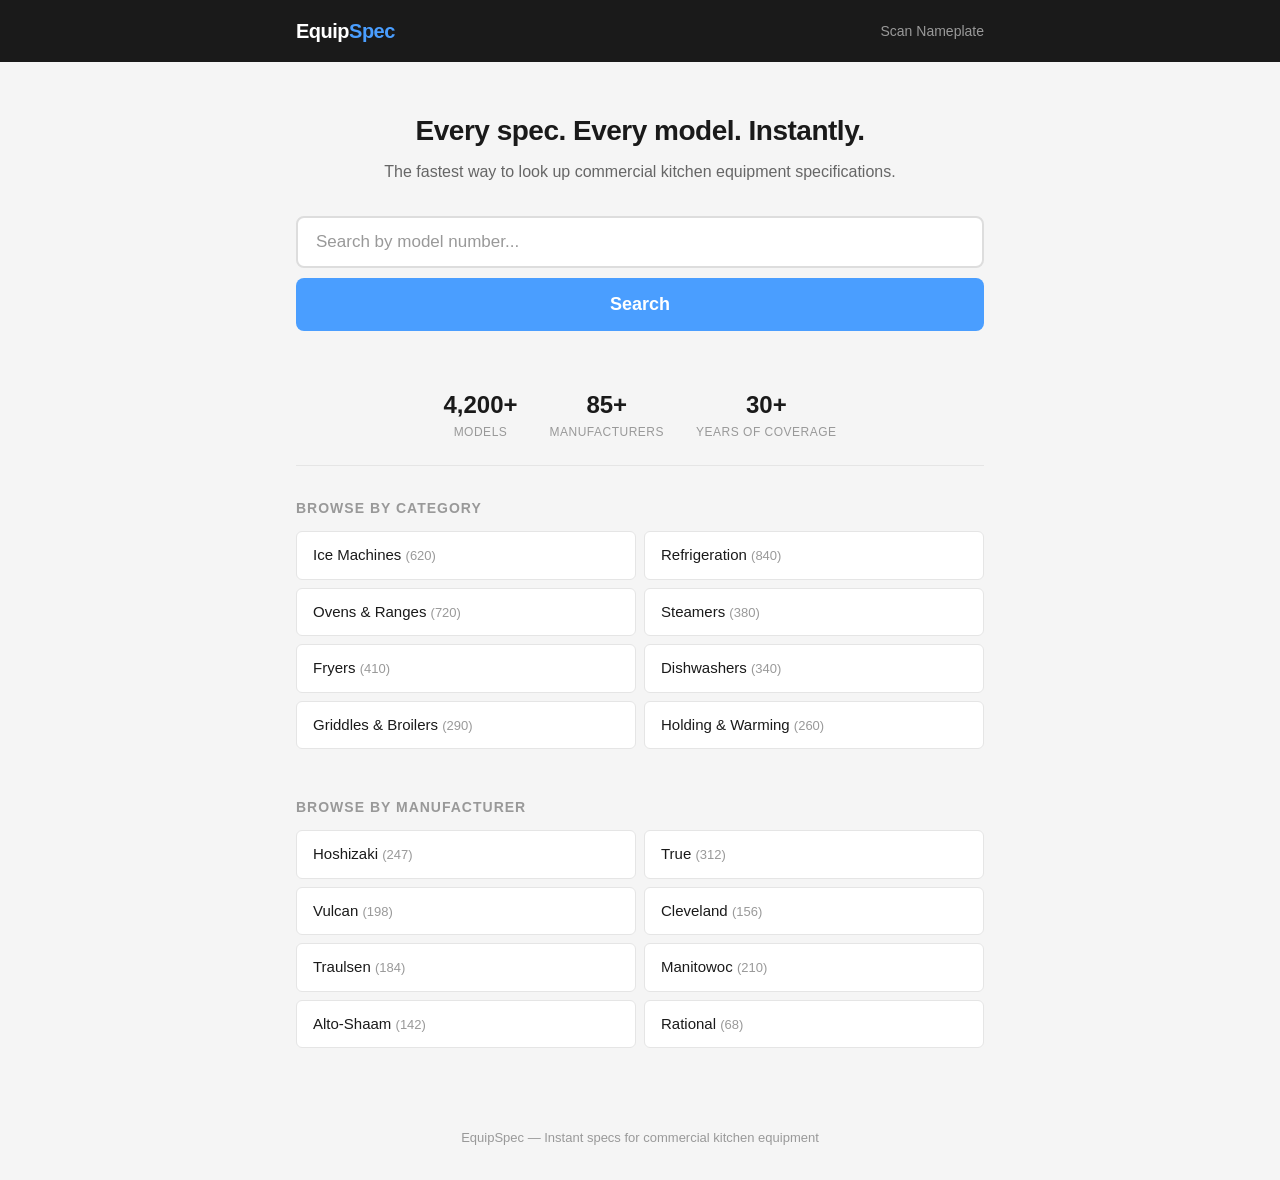
<file: index.html>
<!DOCTYPE html>
<html lang="en">
<head>
  <meta charset="UTF-8">
  <meta name="viewport" content="width=device-width, initial-scale=1.0">
  <title>EquipSpec - Commercial Kitchen Equipment Specs</title>
  <link rel="stylesheet" href="style.css">
</head>
<body>
  <header>
    <div class="container">
      <a href="index.html" class="logo">Equip<span>Spec</span></a>
      <a href="scan.html" class="nav-link">Scan Nameplate</a>
    </div>
  </header>

  <div class="container">
    <div class="hero">
      <h1>Every spec. Every model. Instantly.</h1>
      <p>The fastest way to look up commercial kitchen equipment specifications.</p>
      <div class="search-wrap">
        <input type="search" class="search-box" placeholder="Search by model number..." id="searchBox" autocorrect="off" autocapitalize="off" autocomplete="off" spellcheck="false">
        <button class="search-btn" id="searchBtn">Search</button>
      </div>
    </div>

    <div class="stats">
      <div class="stat">
        <div class="stat-num">4,200+</div>
        <div class="stat-label">Models</div>
      </div>
      <div class="stat">
        <div class="stat-num">85+</div>
        <div class="stat-label">Manufacturers</div>
      </div>
      <div class="stat">
        <div class="stat-num">30+</div>
        <div class="stat-label">Years of Coverage</div>
      </div>
    </div>

    <div class="browse-section">
      <h2>Browse by Category</h2>
      <div class="browse-grid">
        <a href="#" class="browse-link">Ice Machines <span class="count">(620)</span></a>
        <a href="#" class="browse-link">Refrigeration <span class="count">(840)</span></a>
        <a href="#" class="browse-link">Ovens &amp; Ranges <span class="count">(720)</span></a>
        <a href="#" class="browse-link">Steamers <span class="count">(380)</span></a>
        <a href="#" class="browse-link">Fryers <span class="count">(410)</span></a>
        <a href="#" class="browse-link">Dishwashers <span class="count">(340)</span></a>
        <a href="#" class="browse-link">Griddles &amp; Broilers <span class="count">(290)</span></a>
        <a href="#" class="browse-link">Holding &amp; Warming <span class="count">(260)</span></a>
      </div>
    </div>

    <div class="browse-section">
      <h2>Browse by Manufacturer</h2>
      <div class="browse-grid">
        <a href="#" class="browse-link">Hoshizaki <span class="count">(247)</span></a>
        <a href="equipment/true-t-49-hc.html" class="browse-link">True <span class="count">(312)</span></a>
        <a href="equipment/vulcan-sg4d.html" class="browse-link">Vulcan <span class="count">(198)</span></a>
        <a href="equipment/cleveland-21cet8.html" class="browse-link">Cleveland <span class="count">(156)</span></a>
        <a href="#" class="browse-link">Traulsen <span class="count">(184)</span></a>
        <a href="#" class="browse-link">Manitowoc <span class="count">(210)</span></a>
        <a href="#" class="browse-link">Alto-Shaam <span class="count">(142)</span></a>
        <a href="#" class="browse-link">Rational <span class="count">(68)</span></a>
      </div>
    </div>
  </div>

  <footer>
    <div class="container">
      EquipSpec — Instant specs for commercial kitchen equipment
    </div>
  </footer>

  <script>
    function doSearch() {
      var q = document.getElementById('searchBox').value.trim().toLowerCase();
      if (!q) return;
      if (q.includes('km-1340') || q.includes('1340maj')) {
        window.location.href = 'equipment/hoshizaki-km-1340maj.html';
      } else if (q.includes('t-49') || q.includes('t49')) {
        window.location.href = 'equipment/true-t-49-hc.html';
      } else if (q.includes('sg4d') || q.includes('sg4')) {
        window.location.href = 'equipment/vulcan-sg4d.html';
      } else if (q.includes('21cet8') || q.includes('cet8')) {
        window.location.href = 'equipment/cleveland-21cet8.html';
      } else {
        alert('Model not found — we\'ve been notified and will add it shortly.');
      }
    }
    document.getElementById('searchBox').addEventListener('keydown', function(e) {
      if (e.key === 'Enter') { e.preventDefault(); doSearch(); }
    });
    document.getElementById('searchBtn').addEventListener('click', doSearch);
  </script>
</body>
</html>
</file>
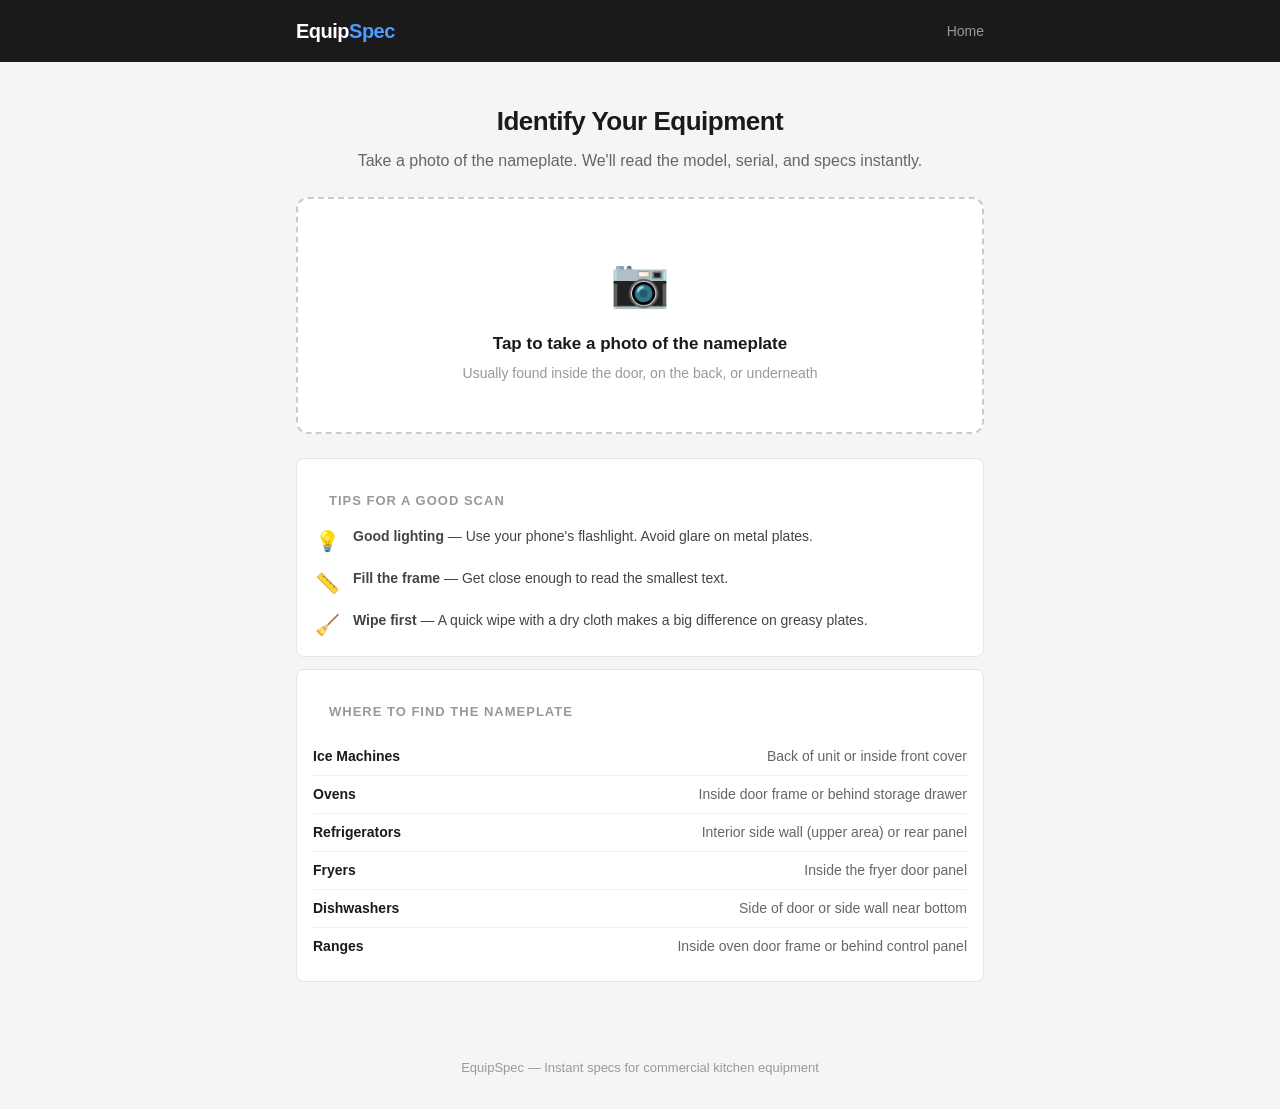
<file: scan.html>
<!DOCTYPE html>
<html lang="en">
<head>
  <meta charset="UTF-8">
  <meta name="viewport" content="width=device-width, initial-scale=1.0">
  <title>Scan Nameplate | EquipSpec</title>
  <link rel="stylesheet" href="style.css">
  <link rel="stylesheet" href="scan.css">
</head>
<body>
  <header>
    <div class="container">
      <a href="index.html" class="logo">Equip<span>Spec</span></a>
      <a href="index.html" class="nav-link">Home</a>
    </div>
  </header>

  <div class="container">

    <!-- Step 1: Capture -->
    <div id="step-capture" class="scan-step active">
      <div class="scan-hero">
        <h1>Identify Your Equipment</h1>
        <p>Take a photo of the nameplate. We'll read the model, serial, and specs instantly.</p>
      </div>

      <div class="capture-area" id="capture-area">
        <div class="capture-icon">&#128247;</div>
        <div class="capture-text">Tap to take a photo of the nameplate</div>
        <div class="capture-hint">Usually found inside the door, on the back, or underneath</div>
        <input type="file" id="photo-input" accept="image/*" capture="environment">
      </div>

      <div id="preview-area" class="preview-area" style="display:none;">
        <img id="preview-img" alt="Nameplate photo">
        <button id="btn-analyze" class="search-btn">Analyze Nameplate</button>
        <button id="btn-retake" class="retake-btn">Retake Photo</button>
      </div>

      <div class="scan-tips">
        <div class="spec-section-title">Tips for a Good Scan</div>
        <div class="tip-grid">
          <div class="tip">
            <div class="tip-icon">&#128161;</div>
            <div class="tip-text"><strong>Good lighting</strong> — Use your phone's flashlight. Avoid glare on metal plates.</div>
          </div>
          <div class="tip">
            <div class="tip-icon">&#128207;</div>
            <div class="tip-text"><strong>Fill the frame</strong> — Get close enough to read the smallest text.</div>
          </div>
          <div class="tip">
            <div class="tip-icon">&#129529;</div>
            <div class="tip-text"><strong>Wipe first</strong> — A quick wipe with a dry cloth makes a big difference on greasy plates.</div>
          </div>
        </div>
      </div>

      <div class="where-to-find">
        <div class="spec-section-title">Where to Find the Nameplate</div>
        <div class="location-grid">
          <div class="location-item">
            <span class="location-type">Ice Machines</span>
            <span class="location-place">Back of unit or inside front cover</span>
          </div>
          <div class="location-item">
            <span class="location-type">Ovens</span>
            <span class="location-place">Inside door frame or behind storage drawer</span>
          </div>
          <div class="location-item">
            <span class="location-type">Refrigerators</span>
            <span class="location-place">Interior side wall (upper area) or rear panel</span>
          </div>
          <div class="location-item">
            <span class="location-type">Fryers</span>
            <span class="location-place">Inside the fryer door panel</span>
          </div>
          <div class="location-item">
            <span class="location-type">Dishwashers</span>
            <span class="location-place">Side of door or side wall near bottom</span>
          </div>
          <div class="location-item">
            <span class="location-type">Ranges</span>
            <span class="location-place">Inside oven door frame or behind control panel</span>
          </div>
        </div>
      </div>
    </div>

    <!-- Step 2: Analyzing (loading state) -->
    <div id="step-analyzing" class="scan-step">
      <div class="analyzing-state">
        <div class="analyzing-spinner"></div>
        <h2>Reading Nameplate...</h2>
        <p>Extracting manufacturer, model, serial number, and specs</p>
        <div class="analyzing-steps">
          <div class="a-step done" id="a1">Detecting text regions</div>
          <div class="a-step active" id="a2">Identifying manufacturer</div>
          <div class="a-step" id="a3">Extracting model &amp; serial</div>
          <div class="a-step" id="a4">Reading electrical specs</div>
          <div class="a-step" id="a5">Matching to database</div>
        </div>
      </div>
    </div>

    <!-- Step 3: Results (confirm/edit) -->
    <div id="step-results" class="scan-step">
      <div class="model-header">
        <h1 id="result-title">Hoshizaki KM-901MAJ</h1>
        <div class="subtitle" id="result-subtitle">Crescent Cube Ice Machine, Air-Cooled, 920 lbs/day</div>
        <div class="status-row">
          <span class="badge badge-green" id="result-confidence">High Confidence</span>
          <span class="badge badge-blue" id="result-age">Manufactured ~2018</span>
        </div>
      </div>

      <div class="spec-section">
        <div class="spec-section-title">Extracted from Nameplate</div>
        <div class="result-field">
          <label>Manufacturer</label>
          <input type="text" id="f-manufacturer" value="Hoshizaki" class="result-input">
          <span class="field-confidence high">&#10003;</span>
        </div>
        <div class="result-field">
          <label>Model Number</label>
          <input type="text" id="f-model" value="KM-901MAJ" class="result-input">
          <span class="field-confidence high">&#10003;</span>
        </div>
        <div class="result-field">
          <label>Serial Number</label>
          <input type="text" id="f-serial" value="W10847" class="result-input">
          <span class="field-confidence med">~</span>
        </div>
        <div class="result-field">
          <label>Voltage</label>
          <input type="text" id="f-voltage" value="208-230V" class="result-input">
          <span class="field-confidence high">&#10003;</span>
        </div>
        <div class="result-field">
          <label>Phase</label>
          <input type="text" id="f-phase" value="Single (60 Hz)" class="result-input">
          <span class="field-confidence high">&#10003;</span>
        </div>
        <div class="result-field">
          <label>Amperage</label>
          <input type="text" id="f-amps" value="12.5A" class="result-input">
          <span class="field-confidence high">&#10003;</span>
        </div>
        <div class="result-field-hint">
          Fields marked <span class="field-confidence high inline">&#10003;</span> are high confidence.
          <span class="field-confidence med inline">~</span> means check the value. You can edit any field.
        </div>
      </div>

      <button id="btn-confirm" class="search-btn">Confirm &amp; Look Up Specs</button>

      <div class="cant-read-banner">
        <strong>Nameplate hard to read?</strong> You can also
        <a href="#" id="link-manual-entry">type the model number manually</a> or
        <a href="#" id="link-visual-id">identify by photos of the equipment</a>.
      </div>
    </div>

    <!-- Step 4: Equipment identified — specs + actions -->
    <div id="step-equipment" class="scan-step">
      <div class="breadcrumb">
        <a href="index.html">Home</a> &rsaquo; <a href="#" id="eq-brand-link">Hoshizaki</a> &rsaquo; <span id="eq-model-text">KM-901MAJ</span>
      </div>

      <div class="model-header">
        <h1 id="eq-title">Hoshizaki KM-901MAJ</h1>
        <div class="subtitle" id="eq-subtitle">Crescent Cube Ice Machine, Air-Cooled, 920 lbs/day</div>
        <div class="status-row">
          <span class="badge badge-yellow">Your Unit</span>
          <span class="badge badge-blue" id="eq-age-badge">~7 years old</span>
          <span class="badge badge-blue" id="eq-serial-badge">S/N: W10847</span>
        </div>
      </div>

      <div class="spec-section">
        <div class="spec-section-title">Quick Specs</div>
        <div class="spec-row"><span class="spec-label">Type</span><span class="spec-value">Crescent Cube Ice Machine</span></div>
        <div class="spec-row"><span class="spec-label">Production</span><span class="spec-value">920 lbs/24hr</span></div>
        <div class="spec-row"><span class="spec-label">Dimensions</span><span class="spec-value">30"W x 27-3/8"D x 41-1/2"H</span></div>
        <div class="spec-row"><span class="spec-label">Electrical</span><span class="spec-value">208-230V, 1Ph, 12.5A</span></div>
        <div class="spec-row"><span class="spec-label">Refrigerant</span><span class="spec-value">R-404A (22.6 oz)</span></div>
        <div class="spec-row"><span class="spec-label">Water Connection</span><span class="spec-value">3/4" GHT inlet</span></div>
      </div>

      <!-- Action buttons -->
      <div class="action-cards">
        <a href="#" class="action-card action-replace">
          <div class="action-icon">&#128260;</div>
          <div class="action-body">
            <strong>Find Replacement</strong>
            <span>3 compatible ice machines that fit your space and utilities</span>
          </div>
        </a>
        <a href="https://www.partstown.com/hoshizaki/km-901maj/parts" class="action-card action-parts" target="_blank">
          <div class="action-icon">&#128295;</div>
          <div class="action-body">
            <strong>Order Parts</strong>
            <span>View parts diagram and order on Parts Town</span>
          </div>
        </a>
        <a href="#" class="action-card action-docs">
          <div class="action-icon">&#128196;</div>
          <div class="action-body">
            <strong>Manuals &amp; Docs</strong>
            <span>Spec sheet, service manual, wiring diagram</span>
          </div>
        </a>
      </div>

      <div class="spec-section">
        <div class="spec-section-title">Repair vs. Replace</div>
        <div class="rvr-box">
          <div class="rvr-row">
            <span class="spec-label">Unit Age</span>
            <span class="spec-value">~7 years (avg lifespan: 10-12 years)</span>
          </div>
          <div class="rvr-row">
            <span class="spec-label">Common Repairs</span>
            <span class="spec-value">Compressor ($800-1,200), Water valve ($150-250)</span>
          </div>
          <div class="rvr-row">
            <span class="spec-label">New Equivalent</span>
            <span class="spec-value">KM-901MAJ (current) ~$5,200-$6,400</span>
          </div>
          <div class="rvr-verdict">
            <strong>Assessment:</strong> At 7 years, this unit has 3-5 years of useful life remaining. Repair likely makes sense unless you're seeing repeated failures.
          </div>
        </div>
      </div>

      <div class="scan-another">
        <button id="btn-scan-another" class="retake-btn" style="width:100%;">Scan Another Piece of Equipment</button>
      </div>
    </div>

    <!-- Alternative: Visual ID flow (when nameplate is unreadable) -->
    <div id="step-visual-id" class="scan-step">
      <div class="scan-hero">
        <h1>Identify Without Nameplate</h1>
        <p>We'll narrow it down using photos and a few questions.</p>
      </div>

      <div class="spec-section">
        <div class="spec-section-title">Step 1: What type of equipment?</div>
        <div class="type-grid">
          <button class="type-btn" data-type="ice-machine">Ice Machine</button>
          <button class="type-btn" data-type="refrigerator">Refrigerator / Freezer</button>
          <button class="type-btn" data-type="oven">Oven</button>
          <button class="type-btn" data-type="fryer">Fryer</button>
          <button class="type-btn" data-type="dishwasher">Dishwasher</button>
          <button class="type-btn" data-type="steamer">Steamer</button>
          <button class="type-btn" data-type="range">Range / Cooktop</button>
          <button class="type-btn" data-type="other">Other</button>
        </div>
      </div>

      <div class="spec-section">
        <div class="spec-section-title">Step 2: Take 2-4 photos</div>
        <div class="multi-photo-area">
          <div class="photo-slot" id="slot-front">
            <div class="slot-label">Front</div>
            <div class="slot-icon">+</div>
          </div>
          <div class="photo-slot" id="slot-side">
            <div class="slot-label">Side</div>
            <div class="slot-icon">+</div>
          </div>
          <div class="photo-slot" id="slot-back">
            <div class="slot-label">Back</div>
            <div class="slot-icon">+</div>
          </div>
          <div class="photo-slot" id="slot-controls">
            <div class="slot-label">Controls</div>
            <div class="slot-icon">+</div>
          </div>
        </div>
      </div>

      <div class="spec-section">
        <div class="spec-section-title">Step 3: Measurements (if you have them)</div>
        <div class="measure-row">
          <div class="measure-field">
            <label>Width</label>
            <input type="text" placeholder='e.g. 30"'>
          </div>
          <div class="measure-field">
            <label>Depth</label>
            <input type="text" placeholder='e.g. 28"'>
          </div>
          <div class="measure-field">
            <label>Height</label>
            <input type="text" placeholder='e.g. 42"'>
          </div>
        </div>
      </div>

      <button class="search-btn" id="btn-visual-identify">Find Matching Equipment</button>

      <div class="cant-read-banner" style="margin-top:16px;">
        This will show 2-5 possible matches. The more photos and measurements you provide, the more accurate the match.
      </div>
    </div>

  </div>

  <footer>
    <div class="container">
      EquipSpec — Instant specs for commercial kitchen equipment
    </div>
  </footer>

  <script src="scan.js"></script>
</body>
</html>
</file>
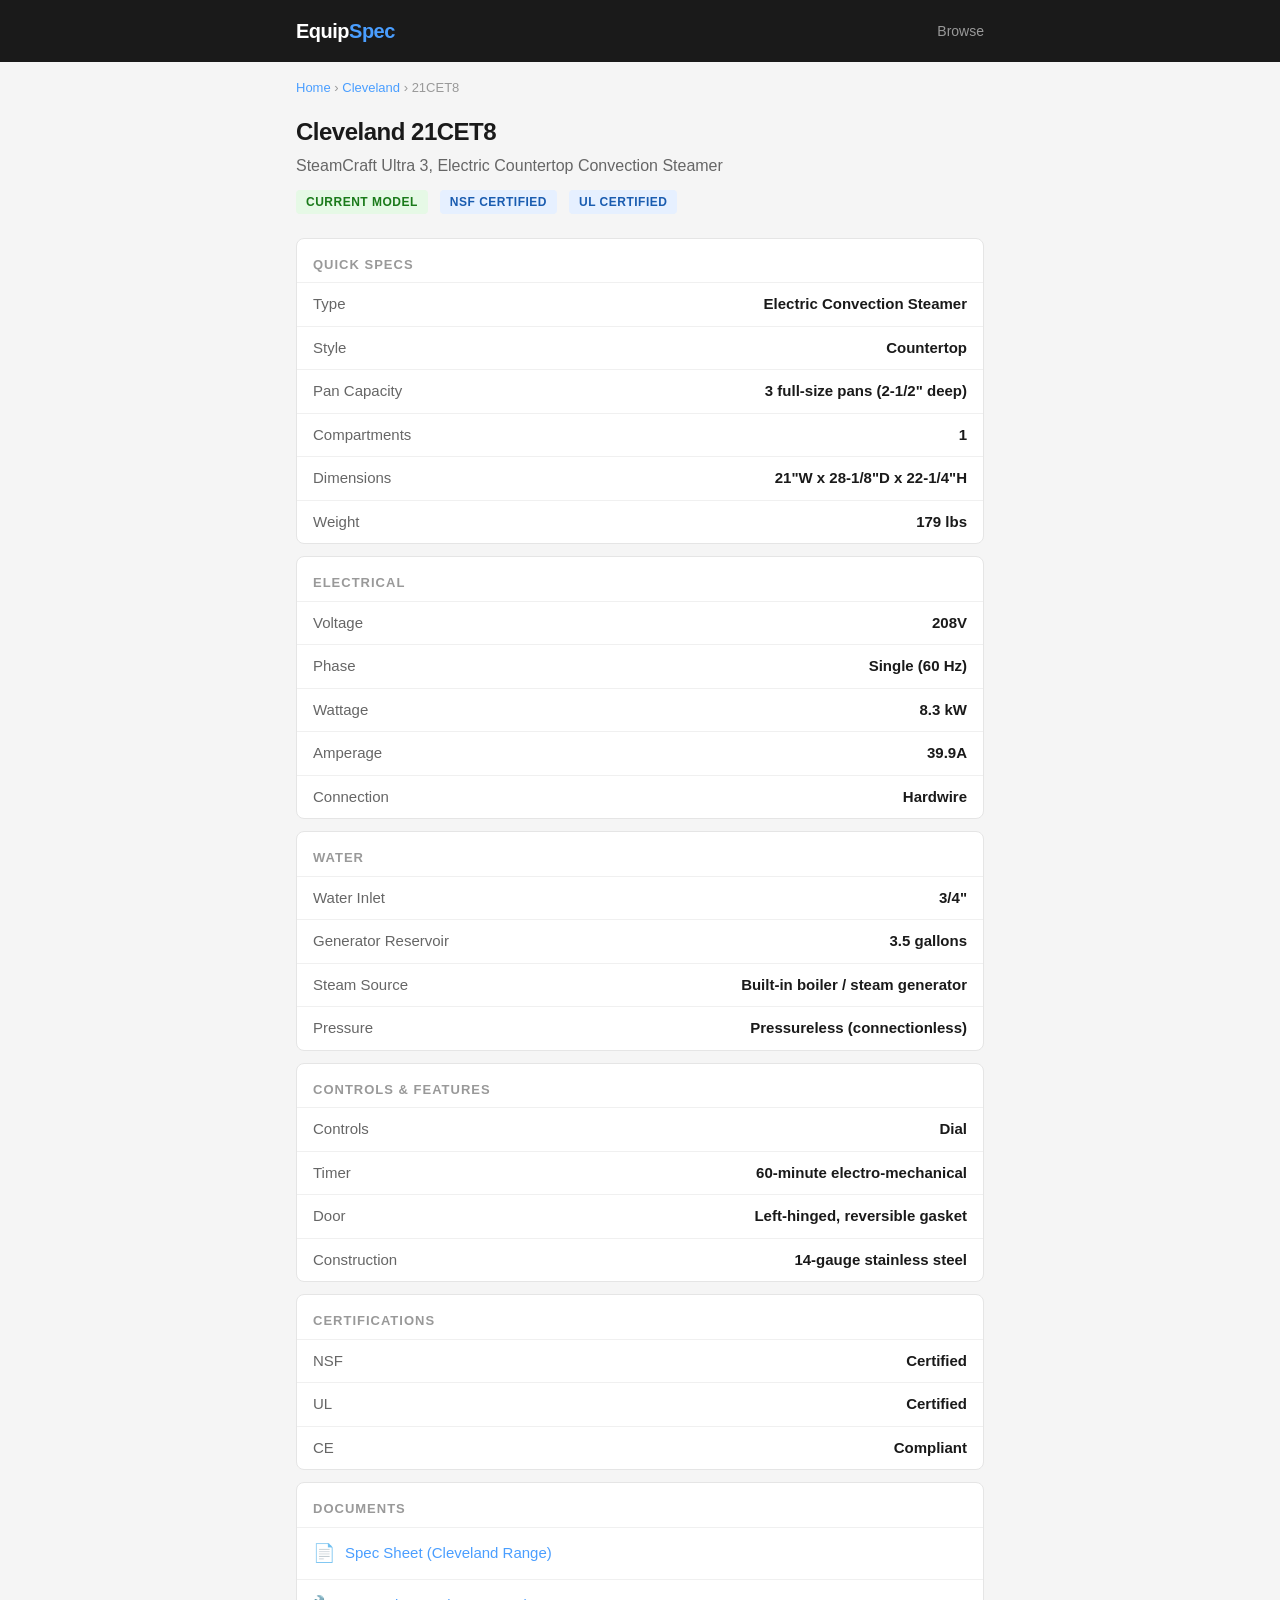
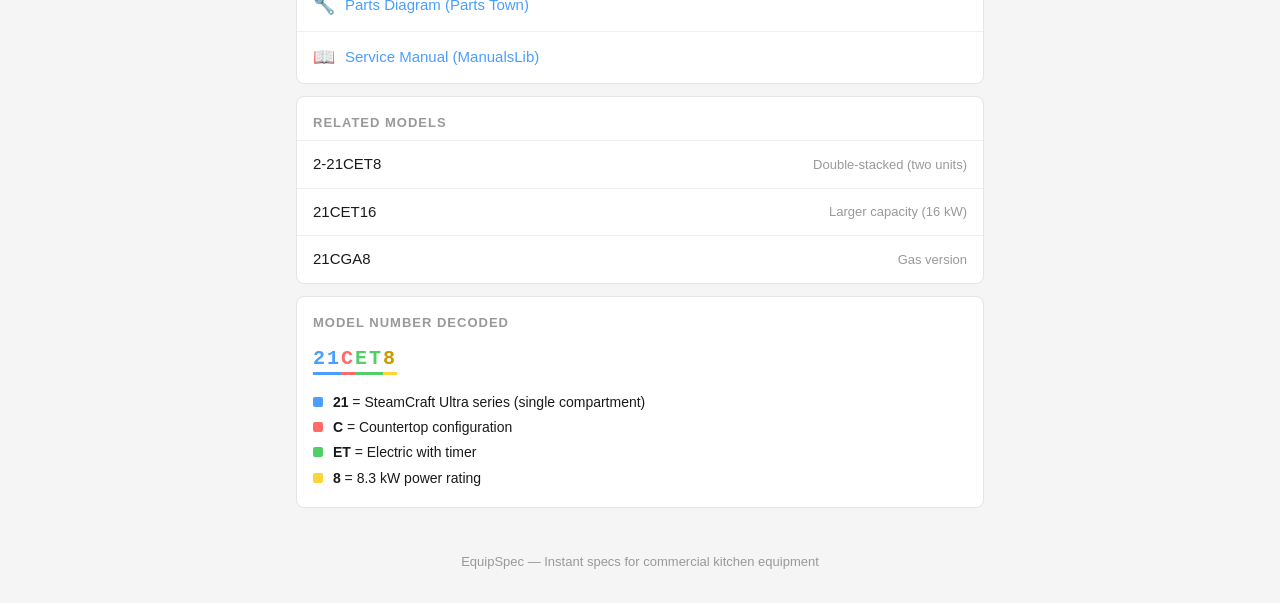
<file: equipment/cleveland-21cet8.html>
<!DOCTYPE html>
<html lang="en">
<head>
  <meta charset="UTF-8">
  <meta name="viewport" content="width=device-width, initial-scale=1.0">
  <title>Cleveland 21CET8 Specs | EquipSpec</title>
  <link rel="stylesheet" href="../style.css">
</head>
<body>
  <header>
    <div class="container">
      <a href="../index.html" class="logo">Equip<span>Spec</span></a>
      <a href="#" class="nav-link">Browse</a>
    </div>
  </header>

  <div class="container">
    <div class="breadcrumb">
      <a href="../index.html">Home</a> &rsaquo; <a href="#">Cleveland</a> &rsaquo; 21CET8
    </div>

    <div class="model-header">
      <h1>Cleveland 21CET8</h1>
      <div class="subtitle">SteamCraft Ultra 3, Electric Countertop Convection Steamer</div>
      <div class="status-row">
        <span class="badge badge-green">Current Model</span>
        <span class="badge badge-blue">NSF Certified</span>
        <span class="badge badge-blue">UL Certified</span>
      </div>
    </div>

    <div class="spec-section">
      <div class="spec-section-title">Quick Specs</div>
      <div class="spec-row"><span class="spec-label">Type</span><span class="spec-value">Electric Convection Steamer</span></div>
      <div class="spec-row"><span class="spec-label">Style</span><span class="spec-value">Countertop</span></div>
      <div class="spec-row"><span class="spec-label">Pan Capacity</span><span class="spec-value">3 full-size pans (2-1/2" deep)</span></div>
      <div class="spec-row"><span class="spec-label">Compartments</span><span class="spec-value">1</span></div>
      <div class="spec-row"><span class="spec-label">Dimensions</span><span class="spec-value">21"W x 28-1/8"D x 22-1/4"H</span></div>
      <div class="spec-row"><span class="spec-label">Weight</span><span class="spec-value">179 lbs</span></div>
    </div>

    <div class="spec-section">
      <div class="spec-section-title">Electrical</div>
      <div class="spec-row"><span class="spec-label">Voltage</span><span class="spec-value">208V</span></div>
      <div class="spec-row"><span class="spec-label">Phase</span><span class="spec-value">Single (60 Hz)</span></div>
      <div class="spec-row"><span class="spec-label">Wattage</span><span class="spec-value">8.3 kW</span></div>
      <div class="spec-row"><span class="spec-label">Amperage</span><span class="spec-value">39.9A</span></div>
      <div class="spec-row"><span class="spec-label">Connection</span><span class="spec-value">Hardwire</span></div>
    </div>

    <div class="spec-section">
      <div class="spec-section-title">Water</div>
      <div class="spec-row"><span class="spec-label">Water Inlet</span><span class="spec-value">3/4"</span></div>
      <div class="spec-row"><span class="spec-label">Generator Reservoir</span><span class="spec-value">3.5 gallons</span></div>
      <div class="spec-row"><span class="spec-label">Steam Source</span><span class="spec-value">Built-in boiler / steam generator</span></div>
      <div class="spec-row"><span class="spec-label">Pressure</span><span class="spec-value">Pressureless (connectionless)</span></div>
    </div>

    <div class="spec-section">
      <div class="spec-section-title">Controls &amp; Features</div>
      <div class="spec-row"><span class="spec-label">Controls</span><span class="spec-value">Dial</span></div>
      <div class="spec-row"><span class="spec-label">Timer</span><span class="spec-value">60-minute electro-mechanical</span></div>
      <div class="spec-row"><span class="spec-label">Door</span><span class="spec-value">Left-hinged, reversible gasket</span></div>
      <div class="spec-row"><span class="spec-label">Construction</span><span class="spec-value">14-gauge stainless steel</span></div>
    </div>

    <div class="spec-section">
      <div class="spec-section-title">Certifications</div>
      <div class="spec-row"><span class="spec-label">NSF</span><span class="spec-value">Certified</span></div>
      <div class="spec-row"><span class="spec-label">UL</span><span class="spec-value">Certified</span></div>
      <div class="spec-row"><span class="spec-label">CE</span><span class="spec-value">Compliant</span></div>
    </div>

    <div class="spec-section">
      <div class="spec-section-title">Documents</div>
      <a href="https://www.clevelandrange.com/Product/fam_yzblrh/21CET8-SteamCraft-Ultra-3-with-electric-generator" class="doc-link" target="_blank">
        <span class="doc-icon">&#128196;</span> Spec Sheet (Cleveland Range)
      </a>
      <a href="https://www.partstown.com/cleveland/21cet8/parts" class="doc-link" target="_blank">
        <span class="doc-icon">&#128295;</span> Parts Diagram (Parts Town)
      </a>
      <a href="https://www.manualslib.com/manual/1239715/Cleveland-Steamcraft-21-Cet-8.html" class="doc-link" target="_blank">
        <span class="doc-icon">&#128214;</span> Service Manual (ManualsLib)
      </a>
    </div>

    <div class="spec-section">
      <div class="spec-section-title">Related Models</div>
      <a href="#" class="related-model">
        <span>2-21CET8</span>
        <span class="diff">Double-stacked (two units)</span>
      </a>
      <a href="#" class="related-model">
        <span>21CET16</span>
        <span class="diff">Larger capacity (16 kW)</span>
      </a>
      <a href="#" class="related-model">
        <span>21CGA8</span>
        <span class="diff">Gas version</span>
      </a>
    </div>

    <div class="decoder">
      <div class="decoder-title">Model Number Decoded</div>
      <div class="decoder-model">
        <em class="seg-1">21</em><em class="seg-2">C</em><em class="seg-3">ET</em><em class="seg-4">8</em>
      </div>
      <div class="decoder-legend">
        <div><span class="dot dot-1"></span> <strong>21</strong> = SteamCraft Ultra series (single compartment)</div>
        <div><span class="dot dot-2"></span> <strong>C</strong> = Countertop configuration</div>
        <div><span class="dot dot-3"></span> <strong>ET</strong> = Electric with timer</div>
        <div><span class="dot dot-4"></span> <strong>8</strong> = 8.3 kW power rating</div>
      </div>
    </div>
  </div>

  <footer>
    <div class="container">
      EquipSpec — Instant specs for commercial kitchen equipment
    </div>
  </footer>
</body>
</html>
</file>
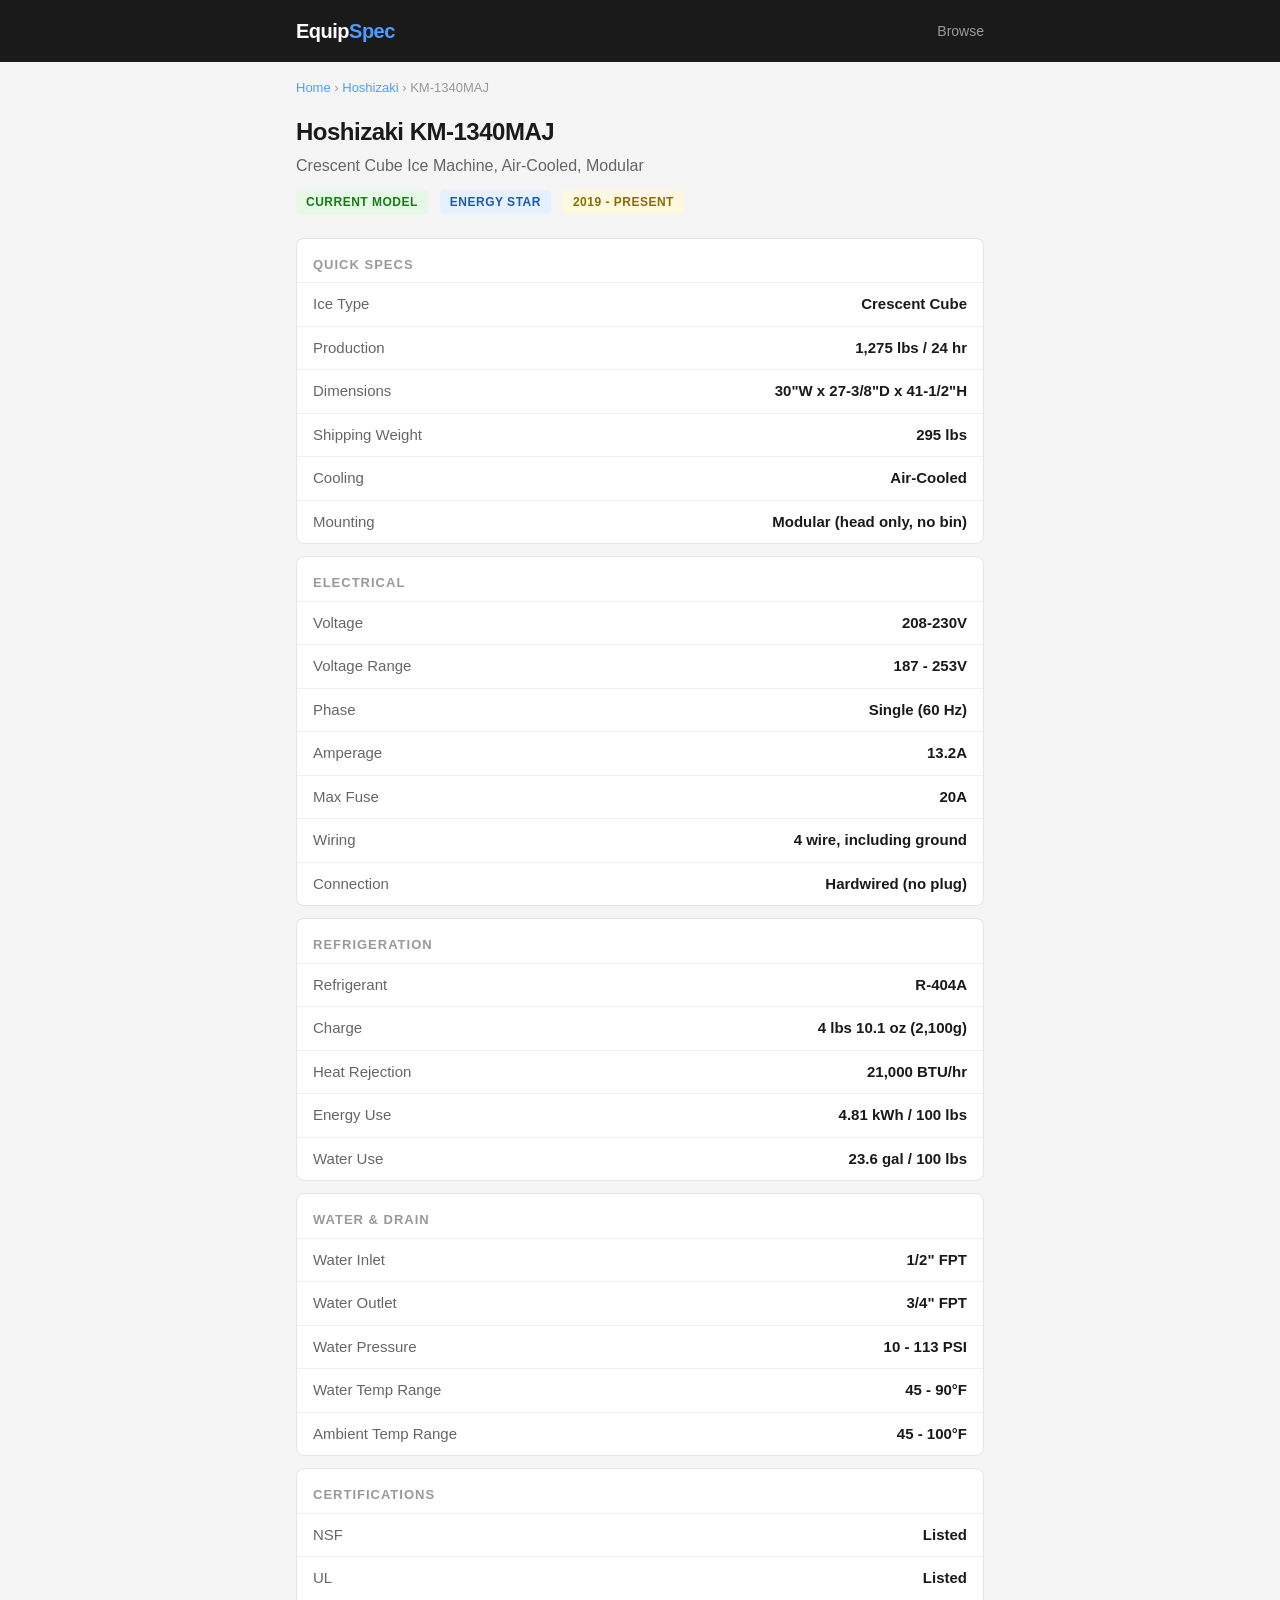
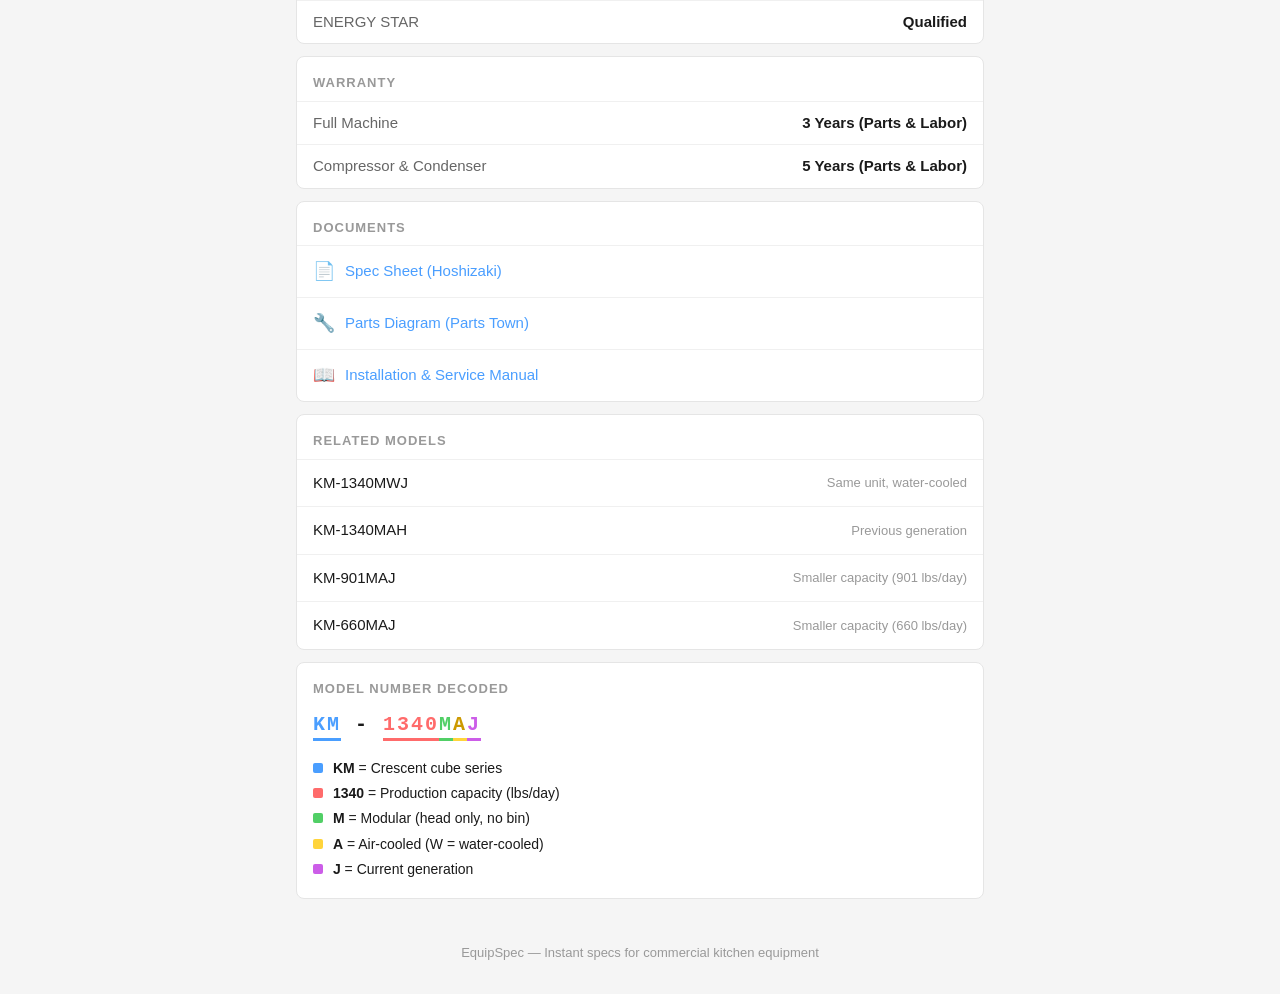
<file: equipment/hoshizaki-km-1340maj.html>
<!DOCTYPE html>
<html lang="en">
<head>
  <meta charset="UTF-8">
  <meta name="viewport" content="width=device-width, initial-scale=1.0">
  <title>Hoshizaki KM-1340MAJ Specs | EquipSpec</title>
  <link rel="stylesheet" href="../style.css">
</head>
<body>
  <header>
    <div class="container">
      <a href="../index.html" class="logo">Equip<span>Spec</span></a>
      <a href="#" class="nav-link">Browse</a>
    </div>
  </header>

  <div class="container">
    <div class="breadcrumb">
      <a href="../index.html">Home</a> &rsaquo; <a href="#">Hoshizaki</a> &rsaquo; KM-1340MAJ
    </div>

    <div class="model-header">
      <h1>Hoshizaki KM-1340MAJ</h1>
      <div class="subtitle">Crescent Cube Ice Machine, Air-Cooled, Modular</div>
      <div class="status-row">
        <span class="badge badge-green">Current Model</span>
        <span class="badge badge-blue">Energy Star</span>
        <span class="badge badge-yellow">2019 - Present</span>
      </div>
    </div>

    <div class="spec-section">
      <div class="spec-section-title">Quick Specs</div>
      <div class="spec-row"><span class="spec-label">Ice Type</span><span class="spec-value">Crescent Cube</span></div>
      <div class="spec-row"><span class="spec-label">Production</span><span class="spec-value">1,275 lbs / 24 hr</span></div>
      <div class="spec-row"><span class="spec-label">Dimensions</span><span class="spec-value">30"W x 27-3/8"D x 41-1/2"H</span></div>
      <div class="spec-row"><span class="spec-label">Shipping Weight</span><span class="spec-value">295 lbs</span></div>
      <div class="spec-row"><span class="spec-label">Cooling</span><span class="spec-value">Air-Cooled</span></div>
      <div class="spec-row"><span class="spec-label">Mounting</span><span class="spec-value">Modular (head only, no bin)</span></div>
    </div>

    <div class="spec-section">
      <div class="spec-section-title">Electrical</div>
      <div class="spec-row"><span class="spec-label">Voltage</span><span class="spec-value">208-230V</span></div>
      <div class="spec-row"><span class="spec-label">Voltage Range</span><span class="spec-value">187 - 253V</span></div>
      <div class="spec-row"><span class="spec-label">Phase</span><span class="spec-value">Single (60 Hz)</span></div>
      <div class="spec-row"><span class="spec-label">Amperage</span><span class="spec-value">13.2A</span></div>
      <div class="spec-row"><span class="spec-label">Max Fuse</span><span class="spec-value">20A</span></div>
      <div class="spec-row"><span class="spec-label">Wiring</span><span class="spec-value">4 wire, including ground</span></div>
      <div class="spec-row"><span class="spec-label">Connection</span><span class="spec-value">Hardwired (no plug)</span></div>
    </div>

    <div class="spec-section">
      <div class="spec-section-title">Refrigeration</div>
      <div class="spec-row"><span class="spec-label">Refrigerant</span><span class="spec-value">R-404A</span></div>
      <div class="spec-row"><span class="spec-label">Charge</span><span class="spec-value">4 lbs 10.1 oz (2,100g)</span></div>
      <div class="spec-row"><span class="spec-label">Heat Rejection</span><span class="spec-value">21,000 BTU/hr</span></div>
      <div class="spec-row"><span class="spec-label">Energy Use</span><span class="spec-value">4.81 kWh / 100 lbs</span></div>
      <div class="spec-row"><span class="spec-label">Water Use</span><span class="spec-value">23.6 gal / 100 lbs</span></div>
    </div>

    <div class="spec-section">
      <div class="spec-section-title">Water &amp; Drain</div>
      <div class="spec-row"><span class="spec-label">Water Inlet</span><span class="spec-value">1/2" FPT</span></div>
      <div class="spec-row"><span class="spec-label">Water Outlet</span><span class="spec-value">3/4" FPT</span></div>
      <div class="spec-row"><span class="spec-label">Water Pressure</span><span class="spec-value">10 - 113 PSI</span></div>
      <div class="spec-row"><span class="spec-label">Water Temp Range</span><span class="spec-value">45 - 90&deg;F</span></div>
      <div class="spec-row"><span class="spec-label">Ambient Temp Range</span><span class="spec-value">45 - 100&deg;F</span></div>
    </div>

    <div class="spec-section">
      <div class="spec-section-title">Certifications</div>
      <div class="spec-row"><span class="spec-label">NSF</span><span class="spec-value">Listed</span></div>
      <div class="spec-row"><span class="spec-label">UL</span><span class="spec-value">Listed</span></div>
      <div class="spec-row"><span class="spec-label">ENERGY STAR</span><span class="spec-value">Qualified</span></div>
    </div>

    <div class="spec-section">
      <div class="spec-section-title">Warranty</div>
      <div class="spec-row"><span class="spec-label">Full Machine</span><span class="spec-value">3 Years (Parts &amp; Labor)</span></div>
      <div class="spec-row"><span class="spec-label">Compressor &amp; Condenser</span><span class="spec-value">5 Years (Parts &amp; Labor)</span></div>
    </div>

    <div class="spec-section">
      <div class="spec-section-title">Documents</div>
      <a href="https://www.hoshizakiamerica.com/product/km-1340maj/" class="doc-link" target="_blank">
        <span class="doc-icon">&#128196;</span> Spec Sheet (Hoshizaki)
      </a>
      <a href="https://www.partstown.com/hoshizaki/km-1340maj/parts" class="doc-link" target="_blank">
        <span class="doc-icon">&#128295;</span> Parts Diagram (Parts Town)
      </a>
      <a href="https://www.hoshizakiamerica.com/manuals/" class="doc-link" target="_blank">
        <span class="doc-icon">&#128214;</span> Installation &amp; Service Manual
      </a>
    </div>

    <div class="spec-section">
      <div class="spec-section-title">Related Models</div>
      <a href="#" class="related-model">
        <span>KM-1340MWJ</span>
        <span class="diff">Same unit, water-cooled</span>
      </a>
      <a href="#" class="related-model">
        <span>KM-1340MAH</span>
        <span class="diff">Previous generation</span>
      </a>
      <a href="#" class="related-model">
        <span>KM-901MAJ</span>
        <span class="diff">Smaller capacity (901 lbs/day)</span>
      </a>
      <a href="#" class="related-model">
        <span>KM-660MAJ</span>
        <span class="diff">Smaller capacity (660 lbs/day)</span>
      </a>
    </div>

    <div class="decoder">
      <div class="decoder-title">Model Number Decoded</div>
      <div class="decoder-model">
        <em class="seg-1">KM</em> - <em class="seg-2">1340</em><em class="seg-3">M</em><em class="seg-4">A</em><em class="seg-5">J</em>
      </div>
      <div class="decoder-legend">
        <div><span class="dot dot-1"></span> <strong>KM</strong> = Crescent cube series</div>
        <div><span class="dot dot-2"></span> <strong>1340</strong> = Production capacity (lbs/day)</div>
        <div><span class="dot dot-3"></span> <strong>M</strong> = Modular (head only, no bin)</div>
        <div><span class="dot dot-4"></span> <strong>A</strong> = Air-cooled (W = water-cooled)</div>
        <div><span class="dot dot-5"></span> <strong>J</strong> = Current generation</div>
      </div>
    </div>
  </div>

  <footer>
    <div class="container">
      EquipSpec — Instant specs for commercial kitchen equipment
    </div>
  </footer>
</body>
</html>
</file>
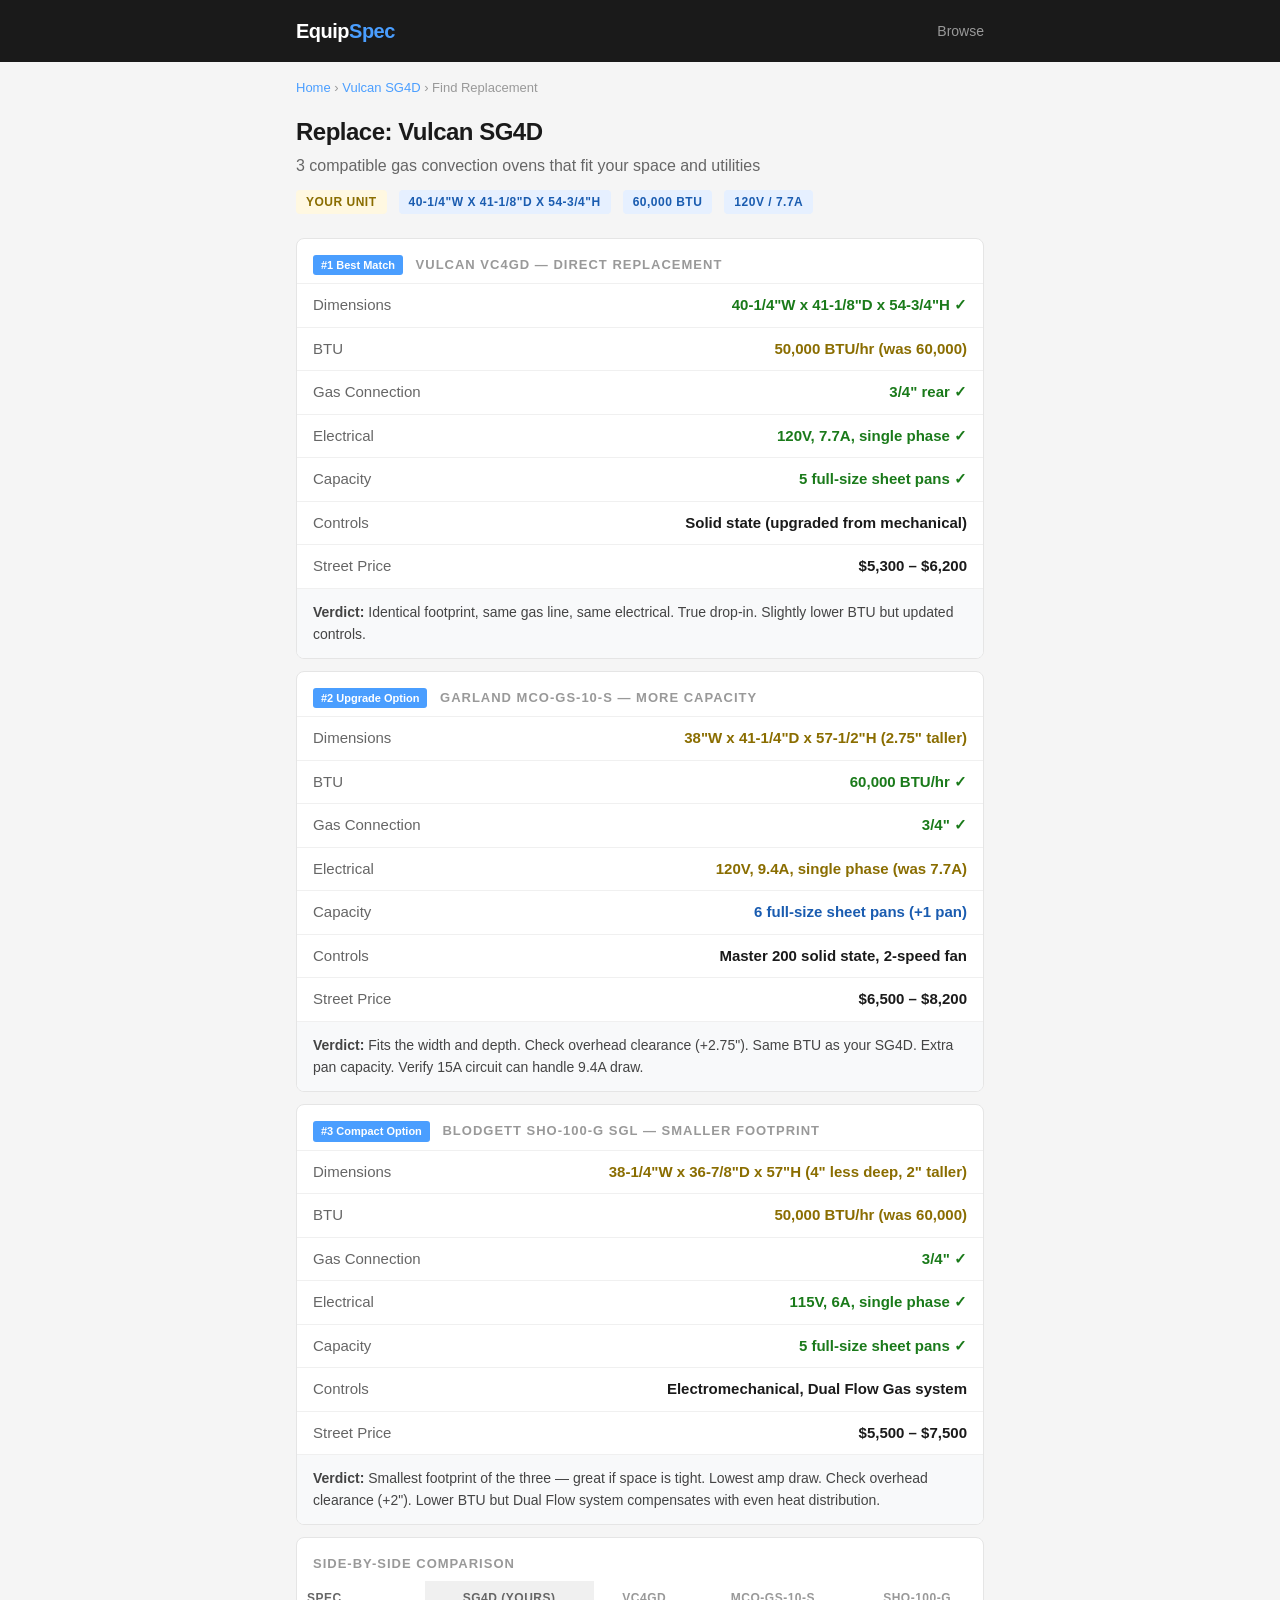
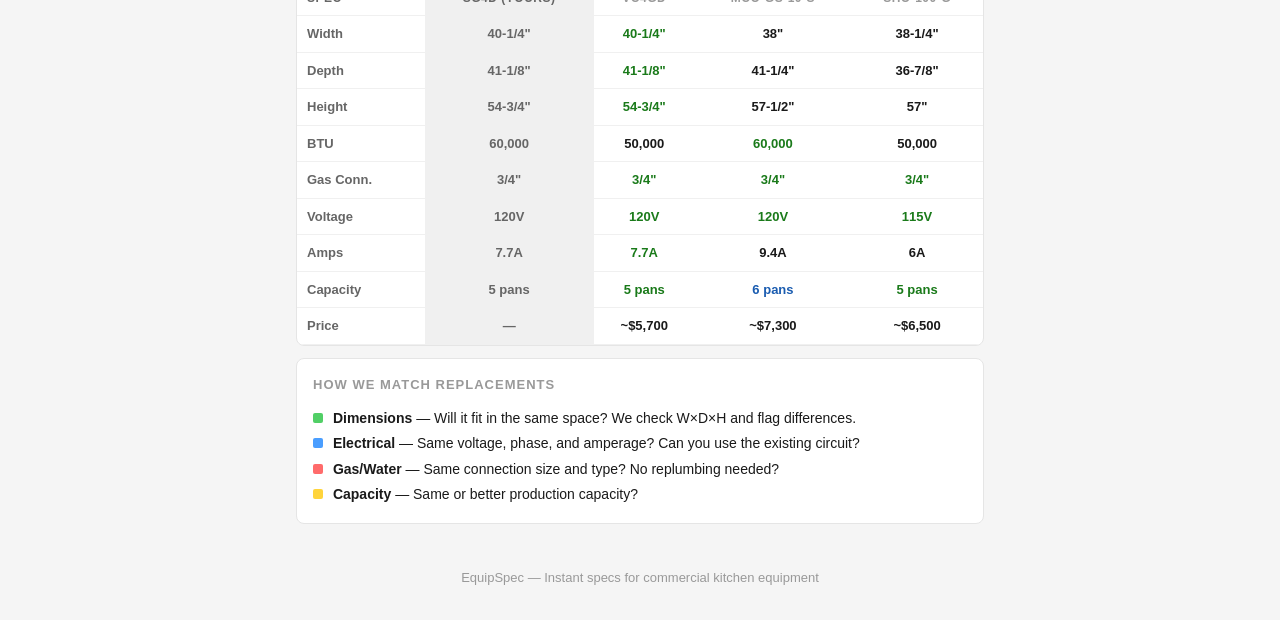
<file: equipment/replace-vulcan-sg4d.html>
<!DOCTYPE html>
<html lang="en">
<head>
  <meta charset="UTF-8">
  <meta name="viewport" content="width=device-width, initial-scale=1.0">
  <title>Replace Vulcan SG4D | EquipSpec</title>
  <link rel="stylesheet" href="../style.css">
</head>
<body>
  <header>
    <div class="container">
      <a href="../index.html" class="logo">Equip<span>Spec</span></a>
      <a href="#" class="nav-link">Browse</a>
    </div>
  </header>

  <div class="container">
    <div class="breadcrumb">
      <a href="../index.html">Home</a> &rsaquo; <a href="vulcan-sg4d.html">Vulcan SG4D</a> &rsaquo; Find Replacement
    </div>

    <div class="model-header">
      <h1>Replace: Vulcan SG4D</h1>
      <div class="subtitle">3 compatible gas convection ovens that fit your space and utilities</div>
      <div class="status-row">
        <span class="badge badge-yellow">Your Unit</span>
        <span class="badge badge-blue">40-1/4"W x 41-1/8"D x 54-3/4"H</span>
        <span class="badge badge-blue">60,000 BTU</span>
        <span class="badge badge-blue">120V / 7.7A</span>
      </div>
    </div>

    <!-- Match 1: Vulcan VC4GD -->
    <div class="spec-section">
      <div class="spec-section-title">
        <span class="match-rank">#1 Best Match</span>
        Vulcan VC4GD — Direct Replacement
      </div>
      <div class="spec-row">
        <span class="spec-label">Dimensions</span>
        <span class="spec-value match-exact">40-1/4"W x 41-1/8"D x 54-3/4"H &checkmark;</span>
      </div>
      <div class="spec-row">
        <span class="spec-label">BTU</span>
        <span class="spec-value match-close">50,000 BTU/hr (was 60,000)</span>
      </div>
      <div class="spec-row">
        <span class="spec-label">Gas Connection</span>
        <span class="spec-value match-exact">3/4" rear &checkmark;</span>
      </div>
      <div class="spec-row">
        <span class="spec-label">Electrical</span>
        <span class="spec-value match-exact">120V, 7.7A, single phase &checkmark;</span>
      </div>
      <div class="spec-row">
        <span class="spec-label">Capacity</span>
        <span class="spec-value match-exact">5 full-size sheet pans &checkmark;</span>
      </div>
      <div class="spec-row">
        <span class="spec-label">Controls</span>
        <span class="spec-value">Solid state (upgraded from mechanical)</span>
      </div>
      <div class="spec-row">
        <span class="spec-label">Street Price</span>
        <span class="spec-value">$5,300 &ndash; $6,200</span>
      </div>
      <div class="replace-verdict">
        <strong>Verdict:</strong> Identical footprint, same gas line, same electrical. True drop-in. Slightly lower BTU but updated controls.
      </div>
    </div>

    <!-- Match 2: Garland MCO-GS-10-S -->
    <div class="spec-section">
      <div class="spec-section-title">
        <span class="match-rank">#2 Upgrade Option</span>
        Garland MCO-GS-10-S — More Capacity
      </div>
      <div class="spec-row">
        <span class="spec-label">Dimensions</span>
        <span class="spec-value match-close">38"W x 41-1/4"D x 57-1/2"H (2.75" taller)</span>
      </div>
      <div class="spec-row">
        <span class="spec-label">BTU</span>
        <span class="spec-value match-exact">60,000 BTU/hr &checkmark;</span>
      </div>
      <div class="spec-row">
        <span class="spec-label">Gas Connection</span>
        <span class="spec-value match-exact">3/4" &checkmark;</span>
      </div>
      <div class="spec-row">
        <span class="spec-label">Electrical</span>
        <span class="spec-value match-close">120V, 9.4A, single phase (was 7.7A)</span>
      </div>
      <div class="spec-row">
        <span class="spec-label">Capacity</span>
        <span class="spec-value match-better">6 full-size sheet pans (+1 pan)</span>
      </div>
      <div class="spec-row">
        <span class="spec-label">Controls</span>
        <span class="spec-value">Master 200 solid state, 2-speed fan</span>
      </div>
      <div class="spec-row">
        <span class="spec-label">Street Price</span>
        <span class="spec-value">$6,500 &ndash; $8,200</span>
      </div>
      <div class="replace-verdict">
        <strong>Verdict:</strong> Fits the width and depth. Check overhead clearance (+2.75"). Same BTU as your SG4D. Extra pan capacity. Verify 15A circuit can handle 9.4A draw.
      </div>
    </div>

    <!-- Match 3: Blodgett SHO-100-G -->
    <div class="spec-section">
      <div class="spec-section-title">
        <span class="match-rank">#3 Compact Option</span>
        Blodgett SHO-100-G SGL — Smaller Footprint
      </div>
      <div class="spec-row">
        <span class="spec-label">Dimensions</span>
        <span class="spec-value match-close">38-1/4"W x 36-7/8"D x 57"H (4" less deep, 2" taller)</span>
      </div>
      <div class="spec-row">
        <span class="spec-label">BTU</span>
        <span class="spec-value match-close">50,000 BTU/hr (was 60,000)</span>
      </div>
      <div class="spec-row">
        <span class="spec-label">Gas Connection</span>
        <span class="spec-value match-exact">3/4" &checkmark;</span>
      </div>
      <div class="spec-row">
        <span class="spec-label">Electrical</span>
        <span class="spec-value match-exact">115V, 6A, single phase &checkmark;</span>
      </div>
      <div class="spec-row">
        <span class="spec-label">Capacity</span>
        <span class="spec-value match-exact">5 full-size sheet pans &checkmark;</span>
      </div>
      <div class="spec-row">
        <span class="spec-label">Controls</span>
        <span class="spec-value">Electromechanical, Dual Flow Gas system</span>
      </div>
      <div class="spec-row">
        <span class="spec-label">Street Price</span>
        <span class="spec-value">$5,500 &ndash; $7,500</span>
      </div>
      <div class="replace-verdict">
        <strong>Verdict:</strong> Smallest footprint of the three — great if space is tight. Lowest amp draw. Check overhead clearance (+2"). Lower BTU but Dual Flow system compensates with even heat distribution.
      </div>
    </div>

    <!-- Side by side -->
    <div class="spec-section">
      <div class="spec-section-title">Side-by-Side Comparison</div>
      <div class="compare-table">
        <table>
          <thead>
            <tr>
              <th>Spec</th>
              <th class="yours">SG4D (Yours)</th>
              <th>VC4GD</th>
              <th>MCO-GS-10-S</th>
              <th>SHO-100-G</th>
            </tr>
          </thead>
          <tbody>
            <tr>
              <td>Width</td>
              <td class="yours">40-1/4"</td>
              <td class="exact">40-1/4"</td>
              <td>38"</td>
              <td>38-1/4"</td>
            </tr>
            <tr>
              <td>Depth</td>
              <td class="yours">41-1/8"</td>
              <td class="exact">41-1/8"</td>
              <td>41-1/4"</td>
              <td>36-7/8"</td>
            </tr>
            <tr>
              <td>Height</td>
              <td class="yours">54-3/4"</td>
              <td class="exact">54-3/4"</td>
              <td>57-1/2"</td>
              <td>57"</td>
            </tr>
            <tr>
              <td>BTU</td>
              <td class="yours">60,000</td>
              <td>50,000</td>
              <td class="exact">60,000</td>
              <td>50,000</td>
            </tr>
            <tr>
              <td>Gas Conn.</td>
              <td class="yours">3/4"</td>
              <td class="exact">3/4"</td>
              <td class="exact">3/4"</td>
              <td class="exact">3/4"</td>
            </tr>
            <tr>
              <td>Voltage</td>
              <td class="yours">120V</td>
              <td class="exact">120V</td>
              <td class="exact">120V</td>
              <td class="exact">115V</td>
            </tr>
            <tr>
              <td>Amps</td>
              <td class="yours">7.7A</td>
              <td class="exact">7.7A</td>
              <td>9.4A</td>
              <td>6A</td>
            </tr>
            <tr>
              <td>Capacity</td>
              <td class="yours">5 pans</td>
              <td class="exact">5 pans</td>
              <td class="better">6 pans</td>
              <td class="exact">5 pans</td>
            </tr>
            <tr>
              <td>Price</td>
              <td class="yours">&mdash;</td>
              <td>~$5,700</td>
              <td>~$7,300</td>
              <td>~$6,500</td>
            </tr>
          </tbody>
        </table>
      </div>
    </div>

    <div class="decoder">
      <div class="decoder-title">How We Match Replacements</div>
      <div class="decoder-legend" style="font-size:14px; line-height:1.8;">
        <div><span class="dot dot-3"></span> <strong>Dimensions</strong> — Will it fit in the same space? We check W&times;D&times;H and flag differences.</div>
        <div><span class="dot dot-1"></span> <strong>Electrical</strong> — Same voltage, phase, and amperage? Can you use the existing circuit?</div>
        <div><span class="dot dot-2"></span> <strong>Gas/Water</strong> — Same connection size and type? No replumbing needed?</div>
        <div><span class="dot dot-4"></span> <strong>Capacity</strong> — Same or better production capacity?</div>
      </div>
    </div>
  </div>

  <footer>
    <div class="container">
      EquipSpec — Instant specs for commercial kitchen equipment
    </div>
  </footer>
</body>
</html>
</file>
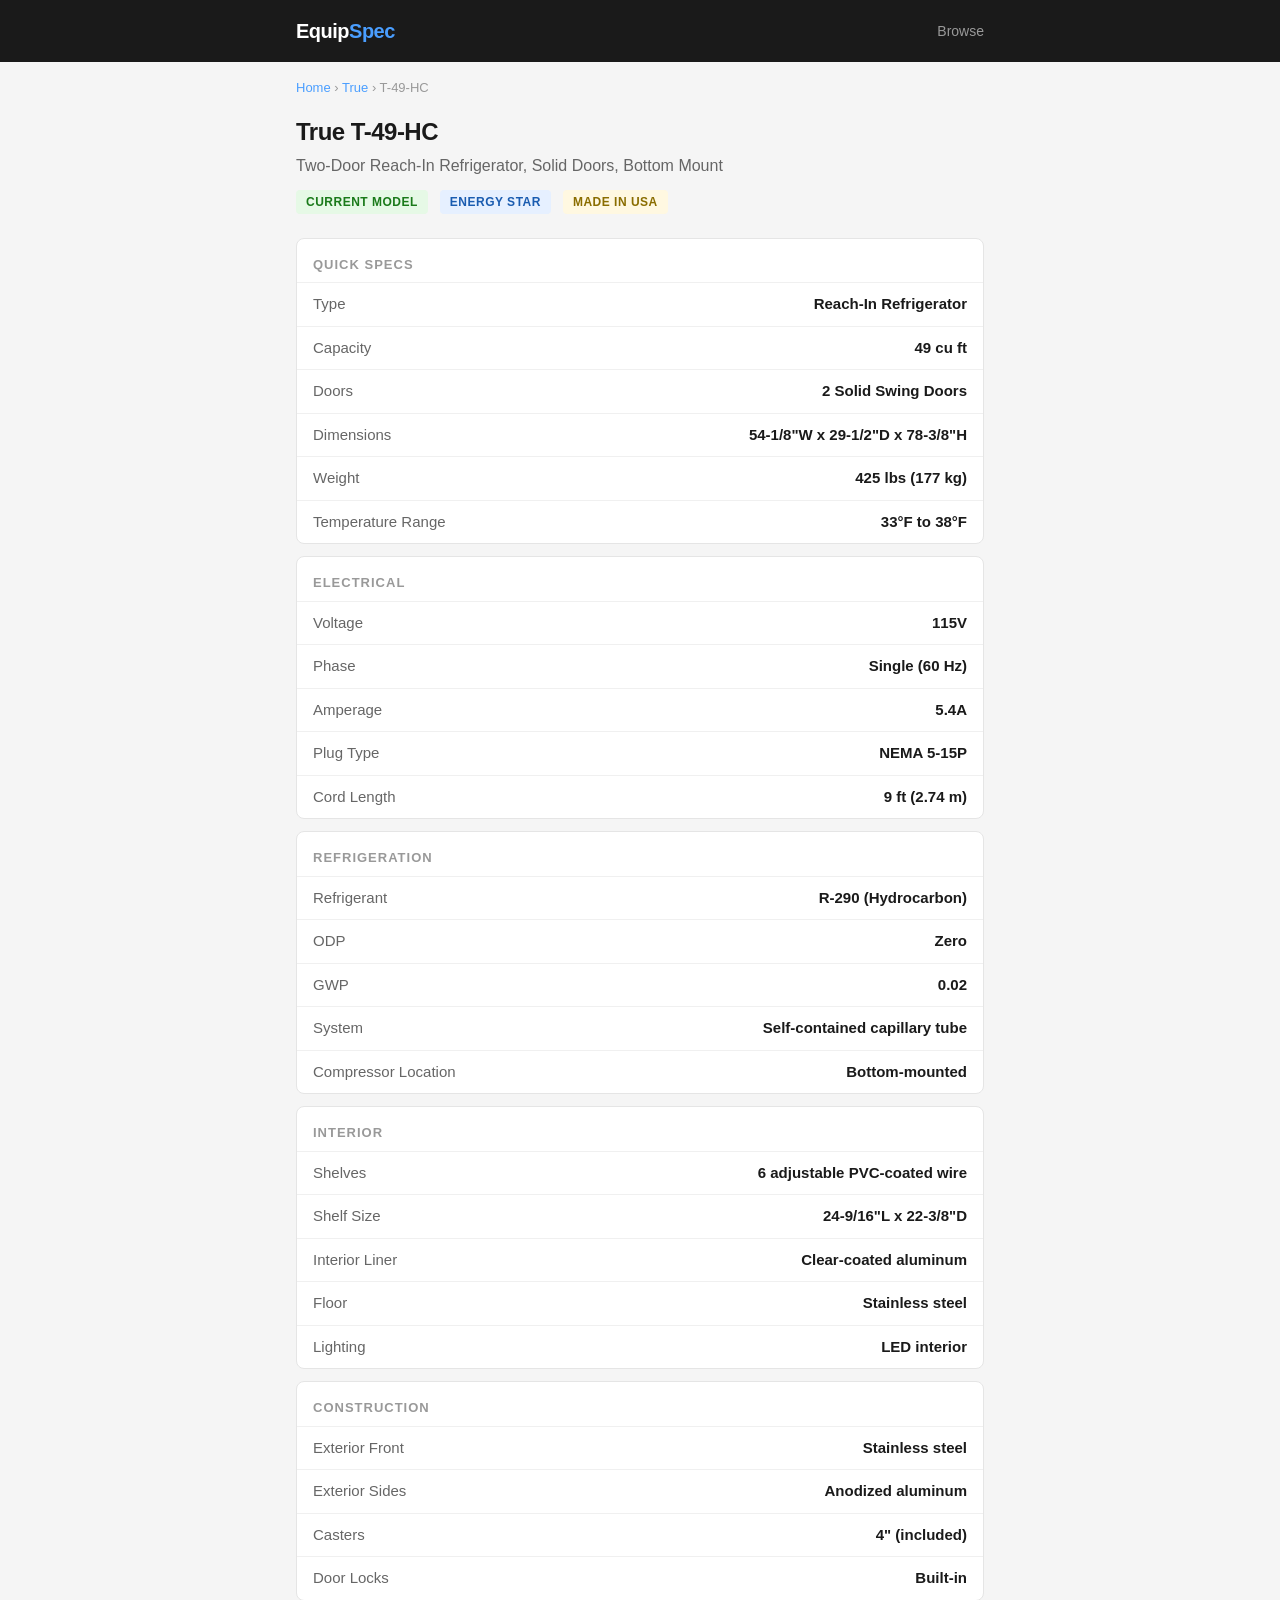
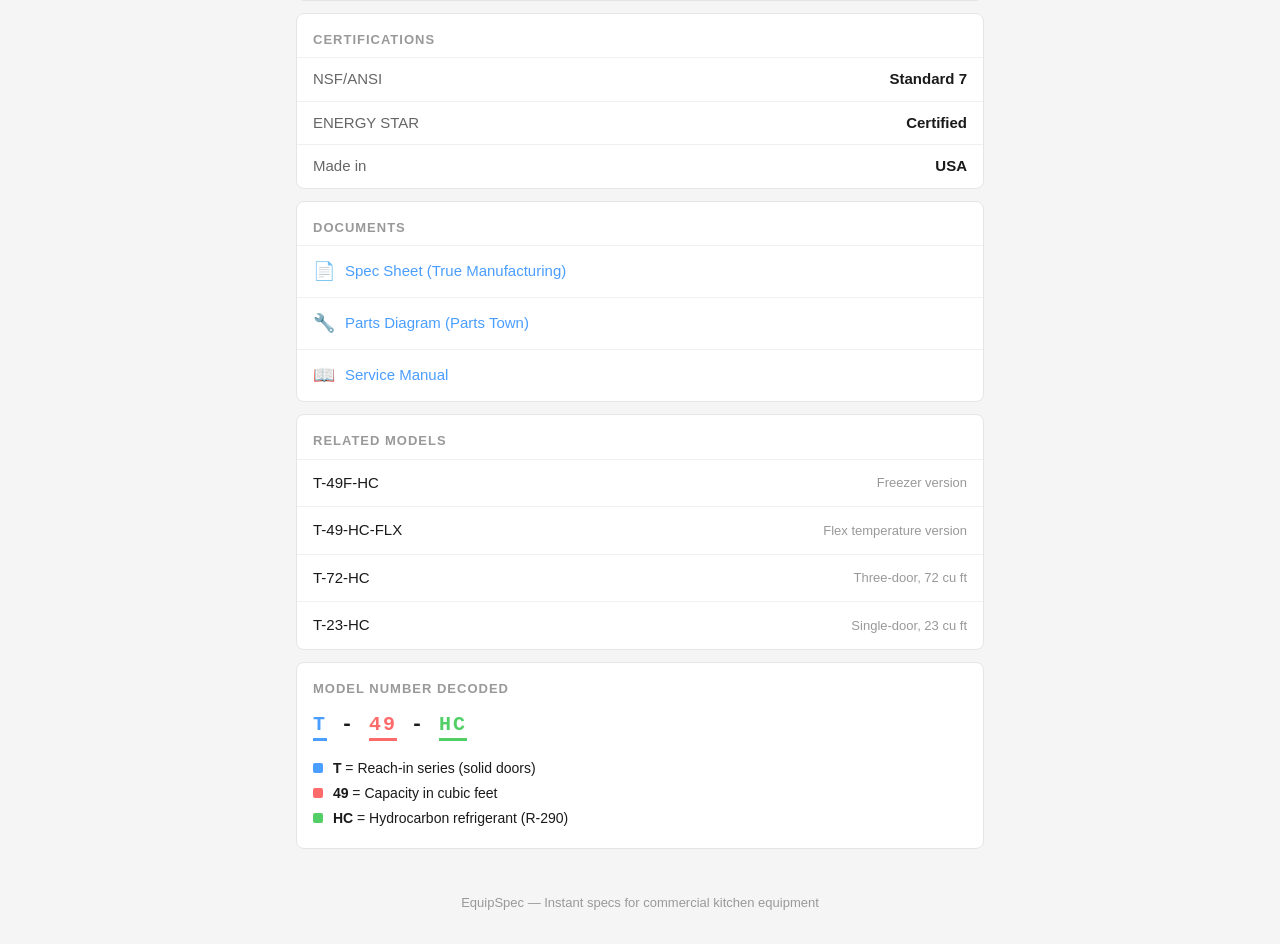
<file: equipment/true-t-49-hc.html>
<!DOCTYPE html>
<html lang="en">
<head>
  <meta charset="UTF-8">
  <meta name="viewport" content="width=device-width, initial-scale=1.0">
  <title>True T-49-HC Specs | EquipSpec</title>
  <link rel="stylesheet" href="../style.css">
</head>
<body>
  <header>
    <div class="container">
      <a href="../index.html" class="logo">Equip<span>Spec</span></a>
      <a href="#" class="nav-link">Browse</a>
    </div>
  </header>

  <div class="container">
    <div class="breadcrumb">
      <a href="../index.html">Home</a> &rsaquo; <a href="#">True</a> &rsaquo; T-49-HC
    </div>

    <div class="model-header">
      <h1>True T-49-HC</h1>
      <div class="subtitle">Two-Door Reach-In Refrigerator, Solid Doors, Bottom Mount</div>
      <div class="status-row">
        <span class="badge badge-green">Current Model</span>
        <span class="badge badge-blue">Energy Star</span>
        <span class="badge badge-yellow">Made in USA</span>
      </div>
    </div>

    <div class="spec-section">
      <div class="spec-section-title">Quick Specs</div>
      <div class="spec-row"><span class="spec-label">Type</span><span class="spec-value">Reach-In Refrigerator</span></div>
      <div class="spec-row"><span class="spec-label">Capacity</span><span class="spec-value">49 cu ft</span></div>
      <div class="spec-row"><span class="spec-label">Doors</span><span class="spec-value">2 Solid Swing Doors</span></div>
      <div class="spec-row"><span class="spec-label">Dimensions</span><span class="spec-value">54-1/8"W x 29-1/2"D x 78-3/8"H</span></div>
      <div class="spec-row"><span class="spec-label">Weight</span><span class="spec-value">425 lbs (177 kg)</span></div>
      <div class="spec-row"><span class="spec-label">Temperature Range</span><span class="spec-value">33&deg;F to 38&deg;F</span></div>
    </div>

    <div class="spec-section">
      <div class="spec-section-title">Electrical</div>
      <div class="spec-row"><span class="spec-label">Voltage</span><span class="spec-value">115V</span></div>
      <div class="spec-row"><span class="spec-label">Phase</span><span class="spec-value">Single (60 Hz)</span></div>
      <div class="spec-row"><span class="spec-label">Amperage</span><span class="spec-value">5.4A</span></div>
      <div class="spec-row"><span class="spec-label">Plug Type</span><span class="spec-value">NEMA 5-15P</span></div>
      <div class="spec-row"><span class="spec-label">Cord Length</span><span class="spec-value">9 ft (2.74 m)</span></div>
    </div>

    <div class="spec-section">
      <div class="spec-section-title">Refrigeration</div>
      <div class="spec-row"><span class="spec-label">Refrigerant</span><span class="spec-value">R-290 (Hydrocarbon)</span></div>
      <div class="spec-row"><span class="spec-label">ODP</span><span class="spec-value">Zero</span></div>
      <div class="spec-row"><span class="spec-label">GWP</span><span class="spec-value">0.02</span></div>
      <div class="spec-row"><span class="spec-label">System</span><span class="spec-value">Self-contained capillary tube</span></div>
      <div class="spec-row"><span class="spec-label">Compressor Location</span><span class="spec-value">Bottom-mounted</span></div>
    </div>

    <div class="spec-section">
      <div class="spec-section-title">Interior</div>
      <div class="spec-row"><span class="spec-label">Shelves</span><span class="spec-value">6 adjustable PVC-coated wire</span></div>
      <div class="spec-row"><span class="spec-label">Shelf Size</span><span class="spec-value">24-9/16"L x 22-3/8"D</span></div>
      <div class="spec-row"><span class="spec-label">Interior Liner</span><span class="spec-value">Clear-coated aluminum</span></div>
      <div class="spec-row"><span class="spec-label">Floor</span><span class="spec-value">Stainless steel</span></div>
      <div class="spec-row"><span class="spec-label">Lighting</span><span class="spec-value">LED interior</span></div>
    </div>

    <div class="spec-section">
      <div class="spec-section-title">Construction</div>
      <div class="spec-row"><span class="spec-label">Exterior Front</span><span class="spec-value">Stainless steel</span></div>
      <div class="spec-row"><span class="spec-label">Exterior Sides</span><span class="spec-value">Anodized aluminum</span></div>
      <div class="spec-row"><span class="spec-label">Casters</span><span class="spec-value">4" (included)</span></div>
      <div class="spec-row"><span class="spec-label">Door Locks</span><span class="spec-value">Built-in</span></div>
    </div>

    <div class="spec-section">
      <div class="spec-section-title">Certifications</div>
      <div class="spec-row"><span class="spec-label">NSF/ANSI</span><span class="spec-value">Standard 7</span></div>
      <div class="spec-row"><span class="spec-label">ENERGY STAR</span><span class="spec-value">Certified</span></div>
      <div class="spec-row"><span class="spec-label">Made in</span><span class="spec-value">USA</span></div>
    </div>

    <div class="spec-section">
      <div class="spec-section-title">Documents</div>
      <a href="https://www.truemfg.com/product/t-49-hc/" class="doc-link" target="_blank">
        <span class="doc-icon">&#128196;</span> Spec Sheet (True Manufacturing)
      </a>
      <a href="https://www.partstown.com/true/t-49-hc/parts" class="doc-link" target="_blank">
        <span class="doc-icon">&#128295;</span> Parts Diagram (Parts Town)
      </a>
      <a href="https://www.truemfg.com/support/manuals/" class="doc-link" target="_blank">
        <span class="doc-icon">&#128214;</span> Service Manual
      </a>
    </div>

    <div class="spec-section">
      <div class="spec-section-title">Related Models</div>
      <a href="#" class="related-model">
        <span>T-49F-HC</span>
        <span class="diff">Freezer version</span>
      </a>
      <a href="#" class="related-model">
        <span>T-49-HC-FLX</span>
        <span class="diff">Flex temperature version</span>
      </a>
      <a href="#" class="related-model">
        <span>T-72-HC</span>
        <span class="diff">Three-door, 72 cu ft</span>
      </a>
      <a href="#" class="related-model">
        <span>T-23-HC</span>
        <span class="diff">Single-door, 23 cu ft</span>
      </a>
    </div>

    <div class="decoder">
      <div class="decoder-title">Model Number Decoded</div>
      <div class="decoder-model">
        <em class="seg-1">T</em> - <em class="seg-2">49</em> - <em class="seg-3">HC</em>
      </div>
      <div class="decoder-legend">
        <div><span class="dot dot-1"></span> <strong>T</strong> = Reach-in series (solid doors)</div>
        <div><span class="dot dot-2"></span> <strong>49</strong> = Capacity in cubic feet</div>
        <div><span class="dot dot-3"></span> <strong>HC</strong> = Hydrocarbon refrigerant (R-290)</div>
      </div>
    </div>
  </div>

  <footer>
    <div class="container">
      EquipSpec — Instant specs for commercial kitchen equipment
    </div>
  </footer>
</body>
</html>
</file>
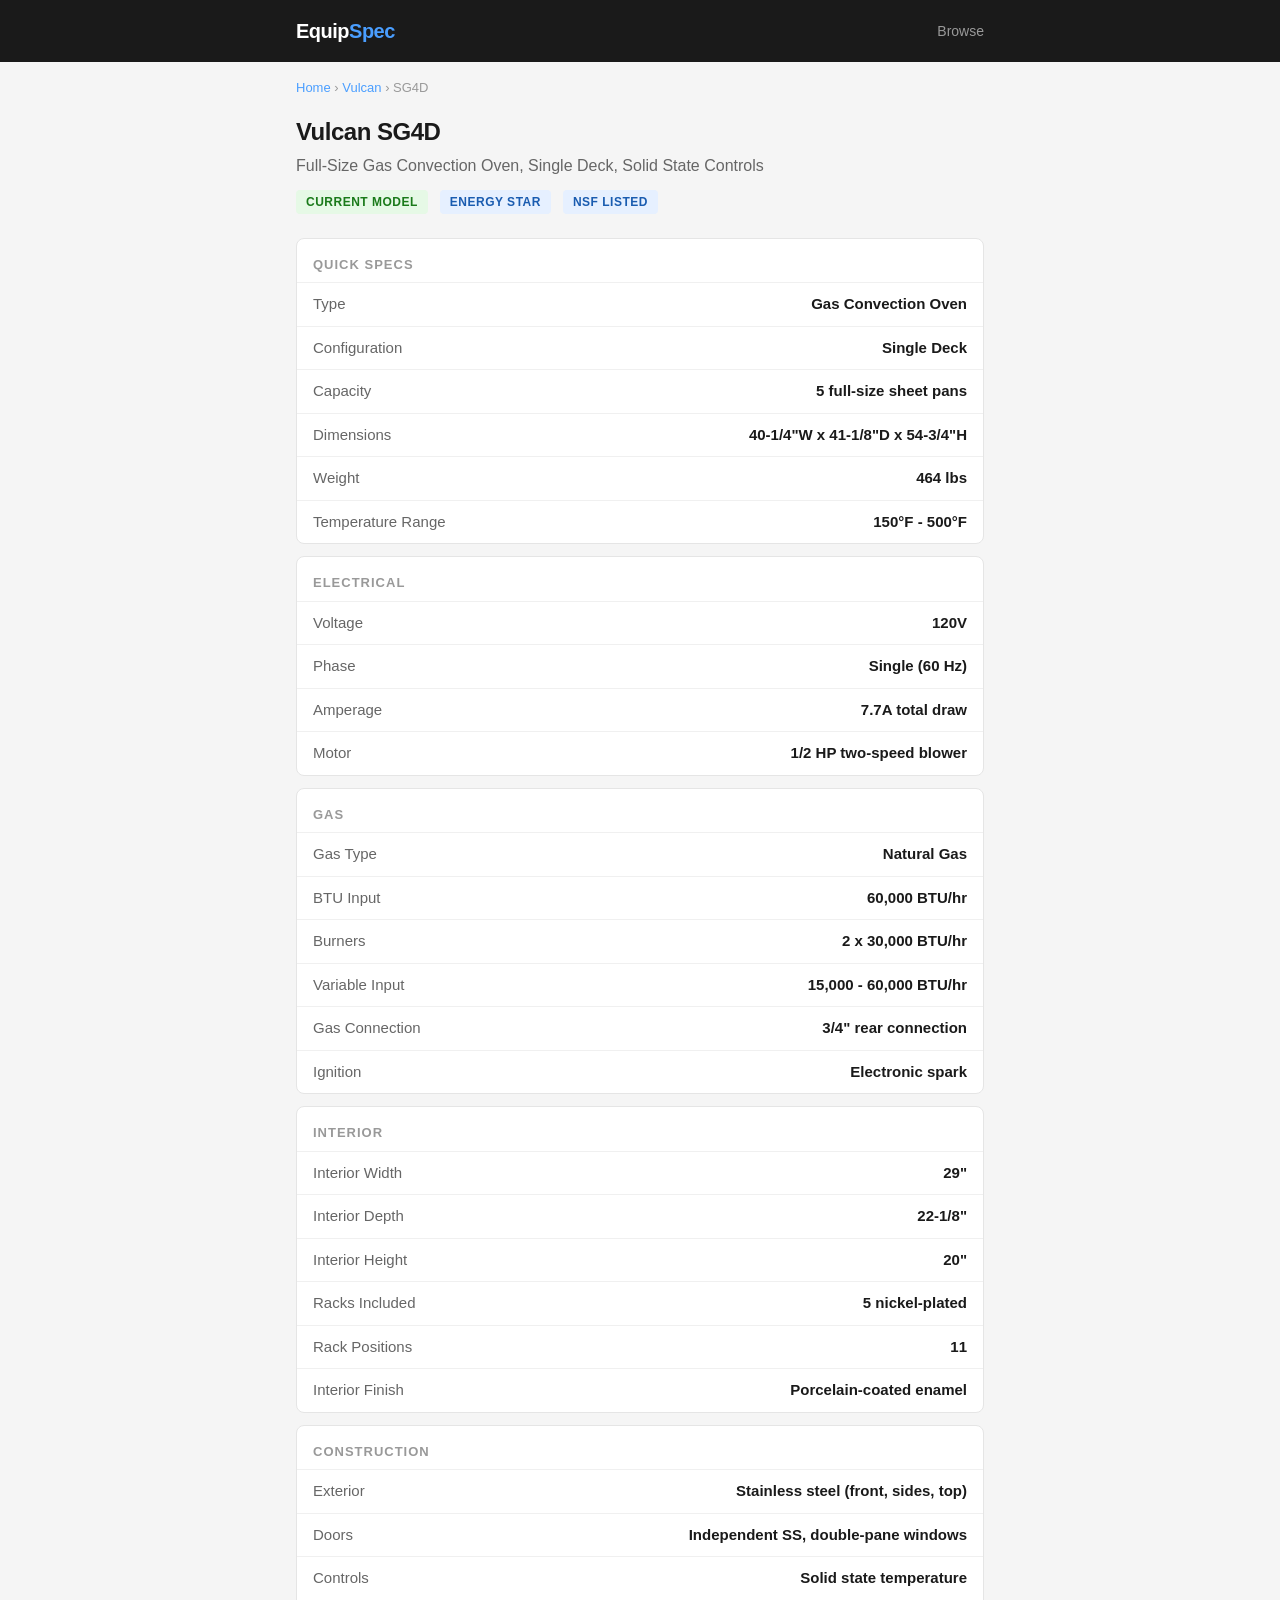
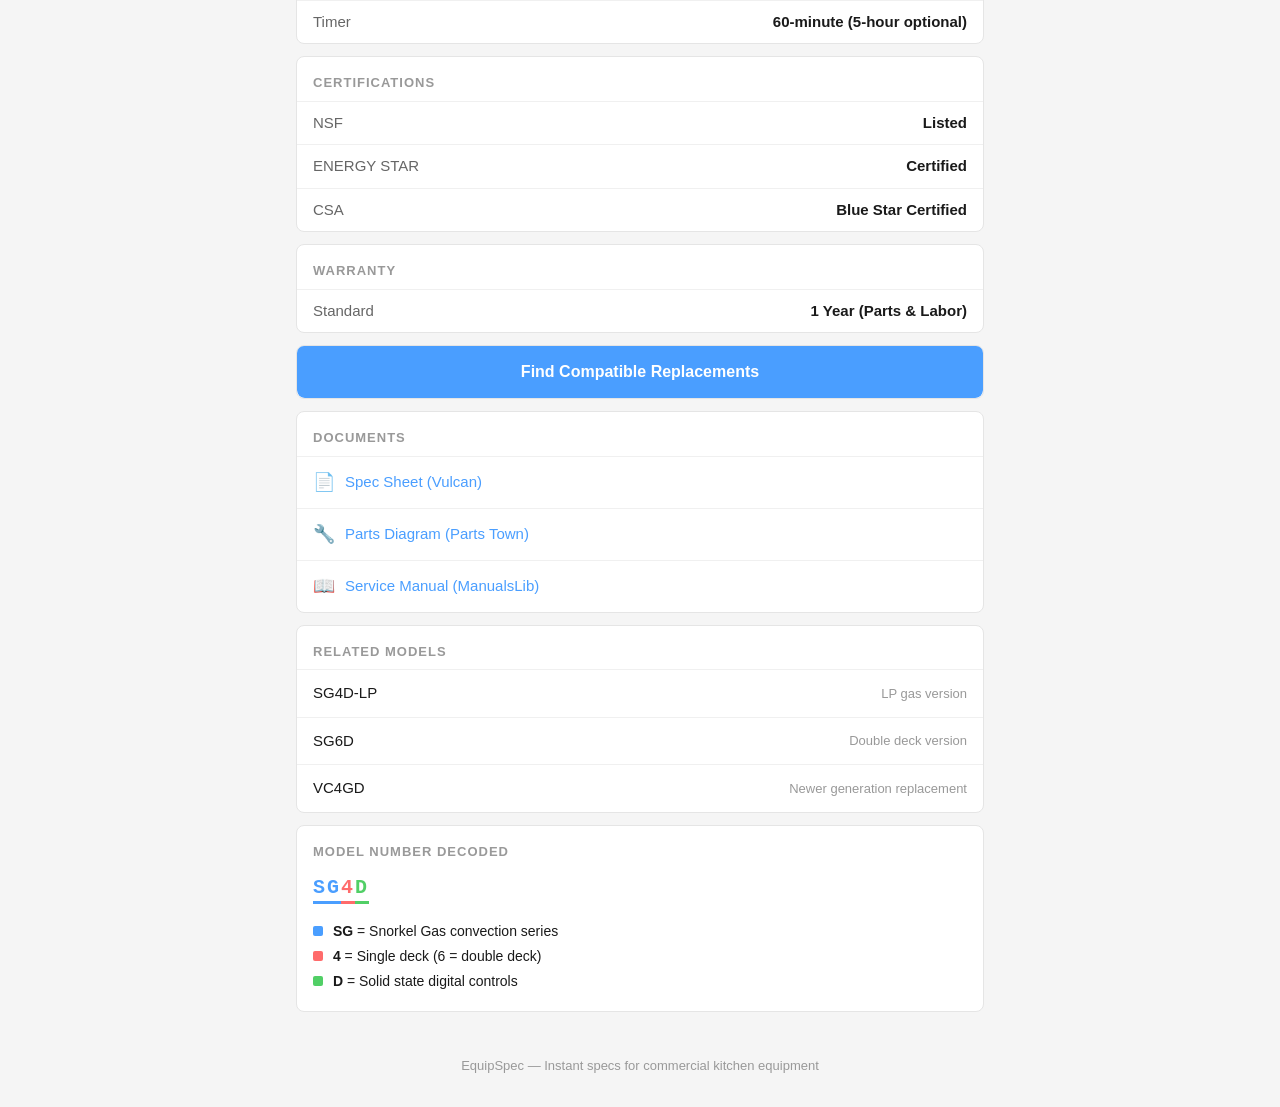
<file: equipment/vulcan-sg4d.html>
<!DOCTYPE html>
<html lang="en">
<head>
  <meta charset="UTF-8">
  <meta name="viewport" content="width=device-width, initial-scale=1.0">
  <title>Vulcan SG4D Specs | EquipSpec</title>
  <link rel="stylesheet" href="../style.css">
</head>
<body>
  <header>
    <div class="container">
      <a href="../index.html" class="logo">Equip<span>Spec</span></a>
      <a href="#" class="nav-link">Browse</a>
    </div>
  </header>

  <div class="container">
    <div class="breadcrumb">
      <a href="../index.html">Home</a> &rsaquo; <a href="#">Vulcan</a> &rsaquo; SG4D
    </div>

    <div class="model-header">
      <h1>Vulcan SG4D</h1>
      <div class="subtitle">Full-Size Gas Convection Oven, Single Deck, Solid State Controls</div>
      <div class="status-row">
        <span class="badge badge-green">Current Model</span>
        <span class="badge badge-blue">Energy Star</span>
        <span class="badge badge-blue">NSF Listed</span>
      </div>
    </div>

    <div class="spec-section">
      <div class="spec-section-title">Quick Specs</div>
      <div class="spec-row"><span class="spec-label">Type</span><span class="spec-value">Gas Convection Oven</span></div>
      <div class="spec-row"><span class="spec-label">Configuration</span><span class="spec-value">Single Deck</span></div>
      <div class="spec-row"><span class="spec-label">Capacity</span><span class="spec-value">5 full-size sheet pans</span></div>
      <div class="spec-row"><span class="spec-label">Dimensions</span><span class="spec-value">40-1/4"W x 41-1/8"D x 54-3/4"H</span></div>
      <div class="spec-row"><span class="spec-label">Weight</span><span class="spec-value">464 lbs</span></div>
      <div class="spec-row"><span class="spec-label">Temperature Range</span><span class="spec-value">150&deg;F - 500&deg;F</span></div>
    </div>

    <div class="spec-section">
      <div class="spec-section-title">Electrical</div>
      <div class="spec-row"><span class="spec-label">Voltage</span><span class="spec-value">120V</span></div>
      <div class="spec-row"><span class="spec-label">Phase</span><span class="spec-value">Single (60 Hz)</span></div>
      <div class="spec-row"><span class="spec-label">Amperage</span><span class="spec-value">7.7A total draw</span></div>
      <div class="spec-row"><span class="spec-label">Motor</span><span class="spec-value">1/2 HP two-speed blower</span></div>
    </div>

    <div class="spec-section">
      <div class="spec-section-title">Gas</div>
      <div class="spec-row"><span class="spec-label">Gas Type</span><span class="spec-value">Natural Gas</span></div>
      <div class="spec-row"><span class="spec-label">BTU Input</span><span class="spec-value">60,000 BTU/hr</span></div>
      <div class="spec-row"><span class="spec-label">Burners</span><span class="spec-value">2 x 30,000 BTU/hr</span></div>
      <div class="spec-row"><span class="spec-label">Variable Input</span><span class="spec-value">15,000 - 60,000 BTU/hr</span></div>
      <div class="spec-row"><span class="spec-label">Gas Connection</span><span class="spec-value">3/4" rear connection</span></div>
      <div class="spec-row"><span class="spec-label">Ignition</span><span class="spec-value">Electronic spark</span></div>
    </div>

    <div class="spec-section">
      <div class="spec-section-title">Interior</div>
      <div class="spec-row"><span class="spec-label">Interior Width</span><span class="spec-value">29"</span></div>
      <div class="spec-row"><span class="spec-label">Interior Depth</span><span class="spec-value">22-1/8"</span></div>
      <div class="spec-row"><span class="spec-label">Interior Height</span><span class="spec-value">20"</span></div>
      <div class="spec-row"><span class="spec-label">Racks Included</span><span class="spec-value">5 nickel-plated</span></div>
      <div class="spec-row"><span class="spec-label">Rack Positions</span><span class="spec-value">11</span></div>
      <div class="spec-row"><span class="spec-label">Interior Finish</span><span class="spec-value">Porcelain-coated enamel</span></div>
    </div>

    <div class="spec-section">
      <div class="spec-section-title">Construction</div>
      <div class="spec-row"><span class="spec-label">Exterior</span><span class="spec-value">Stainless steel (front, sides, top)</span></div>
      <div class="spec-row"><span class="spec-label">Doors</span><span class="spec-value">Independent SS, double-pane windows</span></div>
      <div class="spec-row"><span class="spec-label">Controls</span><span class="spec-value">Solid state temperature</span></div>
      <div class="spec-row"><span class="spec-label">Timer</span><span class="spec-value">60-minute (5-hour optional)</span></div>
    </div>

    <div class="spec-section">
      <div class="spec-section-title">Certifications</div>
      <div class="spec-row"><span class="spec-label">NSF</span><span class="spec-value">Listed</span></div>
      <div class="spec-row"><span class="spec-label">ENERGY STAR</span><span class="spec-value">Certified</span></div>
      <div class="spec-row"><span class="spec-label">CSA</span><span class="spec-value">Blue Star Certified</span></div>
    </div>

    <div class="spec-section">
      <div class="spec-section-title">Warranty</div>
      <div class="spec-row"><span class="spec-label">Standard</span><span class="spec-value">1 Year (Parts &amp; Labor)</span></div>
    </div>

    <div class="spec-section">
      <a href="replace-vulcan-sg4d.html" class="replace-btn">Find Compatible Replacements</a>
    </div>

    <div class="spec-section">
      <div class="spec-section-title">Documents</div>
      <a href="https://www.vulcanequipment.com/resource-center" class="doc-link" target="_blank">
        <span class="doc-icon">&#128196;</span> Spec Sheet (Vulcan)
      </a>
      <a href="https://www.partstown.com/vulcan-hart/sg4d/parts" class="doc-link" target="_blank">
        <span class="doc-icon">&#128295;</span> Parts Diagram (Parts Town)
      </a>
      <a href="https://www.manualslib.com/manual/1481526/Vulcan-Hart-Sg4d.html" class="doc-link" target="_blank">
        <span class="doc-icon">&#128214;</span> Service Manual (ManualsLib)
      </a>
    </div>

    <div class="spec-section">
      <div class="spec-section-title">Related Models</div>
      <a href="#" class="related-model">
        <span>SG4D-LP</span>
        <span class="diff">LP gas version</span>
      </a>
      <a href="#" class="related-model">
        <span>SG6D</span>
        <span class="diff">Double deck version</span>
      </a>
      <a href="#" class="related-model">
        <span>VC4GD</span>
        <span class="diff">Newer generation replacement</span>
      </a>
    </div>

    <div class="decoder">
      <div class="decoder-title">Model Number Decoded</div>
      <div class="decoder-model">
        <em class="seg-1">SG</em><em class="seg-2">4</em><em class="seg-3">D</em>
      </div>
      <div class="decoder-legend">
        <div><span class="dot dot-1"></span> <strong>SG</strong> = Snorkel Gas convection series</div>
        <div><span class="dot dot-2"></span> <strong>4</strong> = Single deck (6 = double deck)</div>
        <div><span class="dot dot-3"></span> <strong>D</strong> = Solid state digital controls</div>
      </div>
    </div>
  </div>

  <footer>
    <div class="container">
      EquipSpec — Instant specs for commercial kitchen equipment
    </div>
  </footer>
</body>
</html>
</file>
<file: style.css>
* {
  margin: 0;
  padding: 0;
  box-sizing: border-box;
}

body {
  font-family: -apple-system, BlinkMacSystemFont, 'Segoe UI', Roboto, sans-serif;
  background: #f5f5f5;
  color: #1a1a1a;
  line-height: 1.5;
}

.container {
  max-width: 720px;
  margin: 0 auto;
  padding: 0 16px;
}

/* Header */
header {
  background: #1a1a1a;
  padding: 16px 0;
  position: sticky;
  top: 0;
  z-index: 100;
}

header .container {
  display: flex;
  align-items: center;
  justify-content: space-between;
}

.logo {
  color: #fff;
  font-size: 20px;
  font-weight: 700;
  text-decoration: none;
  letter-spacing: -0.5px;
}

.logo span {
  color: #4a9eff;
}

/* Search */
.search-wrap {
  display: flex;
  flex-direction: column;
  gap: 10px;
}

.search-box {
  flex: 1;
  min-width: 0;
  padding: 14px 18px;
  font-size: 17px;
  border: 2px solid #ddd;
  border-radius: 8px;
  outline: none;
  background: #fff;
  transition: border-color 0.2s;
  -webkit-appearance: none;
  -moz-appearance: none;
  appearance: none;
}

.search-btn {
  width: 100%;
  padding: 16px 24px;
  font-size: 18px;
  font-weight: 600;
  background: #4a9eff;
  color: #fff;
  border: none;
  border-radius: 8px;
  cursor: pointer;
  -webkit-appearance: none;
  -moz-appearance: none;
  appearance: none;
}

.search-btn:active {
  background: #3a8eef;
}

.search-box:focus {
  border-color: #4a9eff;
}

.search-box::placeholder {
  color: #999;
}

/* Homepage */
.hero {
  text-align: center;
  padding: 48px 0 32px;
}

.hero h1 {
  font-size: 28px;
  font-weight: 700;
  margin-bottom: 8px;
  letter-spacing: -0.5px;
}

.hero p {
  font-size: 16px;
  color: #666;
  margin-bottom: 32px;
}

.browse-section {
  padding: 0 0 48px;
}

.browse-section h2 {
  font-size: 14px;
  text-transform: uppercase;
  letter-spacing: 1px;
  color: #999;
  margin-bottom: 12px;
}

.browse-grid {
  display: grid;
  grid-template-columns: 1fr 1fr;
  gap: 8px;
}

.browse-link {
  display: block;
  padding: 12px 16px;
  background: #fff;
  border-radius: 6px;
  text-decoration: none;
  color: #1a1a1a;
  font-size: 15px;
  border: 1px solid #e5e5e5;
  transition: border-color 0.2s;
}

.browse-link:hover {
  border-color: #4a9eff;
}

.browse-link .count {
  color: #999;
  font-size: 13px;
}

/* Model Page */
.breadcrumb {
  padding: 16px 0 8px;
  font-size: 13px;
  color: #999;
}

.breadcrumb a {
  color: #4a9eff;
  text-decoration: none;
}

.model-header {
  padding: 8px 0 24px;
}

.model-header h1 {
  font-size: 24px;
  font-weight: 700;
  letter-spacing: -0.5px;
}

.model-header .subtitle {
  font-size: 16px;
  color: #666;
  margin-top: 4px;
}

.model-header .status-row {
  display: flex;
  gap: 12px;
  margin-top: 12px;
  flex-wrap: wrap;
}

.badge {
  display: inline-block;
  padding: 3px 10px;
  border-radius: 4px;
  font-size: 12px;
  font-weight: 600;
  text-transform: uppercase;
  letter-spacing: 0.5px;
}

.badge-green {
  background: #e6f9e6;
  color: #1a7a1a;
}

.badge-yellow {
  background: #fff8e1;
  color: #8a6d00;
}

.badge-blue {
  background: #e6f0ff;
  color: #1a5cb0;
}

/* Spec Sections */
.spec-section {
  background: #fff;
  border-radius: 8px;
  border: 1px solid #e5e5e5;
  margin-bottom: 12px;
  overflow: hidden;
}

.spec-section-title {
  font-size: 13px;
  font-weight: 700;
  text-transform: uppercase;
  letter-spacing: 1px;
  color: #999;
  padding: 16px 16px 8px;
}

.spec-row {
  display: flex;
  justify-content: space-between;
  padding: 10px 16px;
  border-top: 1px solid #f0f0f0;
  font-size: 15px;
}

.spec-row:first-of-type {
  border-top: none;
}

.spec-label {
  color: #666;
  flex-shrink: 0;
  margin-right: 16px;
}

.spec-value {
  font-weight: 600;
  text-align: right;
  word-break: break-word;
}

/* Documents */
.doc-link {
  display: flex;
  align-items: center;
  padding: 12px 16px;
  border-top: 1px solid #f0f0f0;
  text-decoration: none;
  color: #4a9eff;
  font-size: 15px;
  font-weight: 500;
  transition: background 0.2s;
}

.doc-link:hover {
  background: #f8f9fa;
}

.doc-icon {
  margin-right: 10px;
  font-size: 18px;
}

/* Related Models */
.related-model {
  display: flex;
  justify-content: space-between;
  align-items: center;
  padding: 12px 16px;
  border-top: 1px solid #f0f0f0;
  text-decoration: none;
  color: #1a1a1a;
  font-size: 15px;
  transition: background 0.2s;
}

.related-model:hover {
  background: #f8f9fa;
}

.related-model .diff {
  color: #999;
  font-size: 13px;
}

/* Model Number Decoder */
.decoder {
  background: #fff;
  border-radius: 8px;
  border: 1px solid #e5e5e5;
  margin-bottom: 12px;
  padding: 16px;
}

.decoder-title {
  font-size: 13px;
  font-weight: 700;
  text-transform: uppercase;
  letter-spacing: 1px;
  color: #999;
  margin-bottom: 12px;
}

.decoder-model {
  font-size: 20px;
  font-family: 'SF Mono', 'Menlo', 'Consolas', monospace;
  font-weight: 700;
  margin-bottom: 16px;
  letter-spacing: 2px;
}

.decoder-model em {
  font-style: normal;
  padding: 2px 0;
  border-bottom: 3px solid;
}

.decoder-model .seg-1 { border-color: #4a9eff; color: #4a9eff; }
.decoder-model .seg-2 { border-color: #ff6b6b; color: #ff6b6b; }
.decoder-model .seg-3 { border-color: #51cf66; color: #51cf66; }
.decoder-model .seg-4 { border-color: #ffd43b; color: #cc9900; }
.decoder-model .seg-5 { border-color: #cc5de8; color: #cc5de8; }

.decoder-legend {
  font-size: 14px;
  line-height: 1.8;
}

.decoder-legend .dot {
  display: inline-block;
  width: 10px;
  height: 10px;
  border-radius: 2px;
  margin-right: 6px;
}

.dot-1 { background: #4a9eff; }
.dot-2 { background: #ff6b6b; }
.dot-3 { background: #51cf66; }
.dot-4 { background: #ffd43b; }
.dot-5 { background: #cc5de8; }

/* Footer */
footer {
  padding: 32px 0;
  text-align: center;
  color: #999;
  font-size: 13px;
}

/* Scan Button */
.scan-btn {
  display: inline-flex;
  align-items: center;
  gap: 8px;
  padding: 10px 20px;
  background: #4a9eff;
  color: #fff;
  border: none;
  border-radius: 6px;
  font-size: 15px;
  font-weight: 600;
  cursor: pointer;
  text-decoration: none;
}

.nav-link {
  color: #999;
  text-decoration: none;
  font-size: 14px;
}

.nav-link:hover {
  color: #fff;
}

/* Stats bar on homepage */
.stats {
  display: flex;
  justify-content: center;
  gap: 32px;
  padding: 24px 0;
  margin-bottom: 32px;
  border-bottom: 1px solid #e5e5e5;
}

.stat {
  text-align: center;
}

.stat-num {
  font-size: 24px;
  font-weight: 700;
  color: #1a1a1a;
}

.stat-label {
  font-size: 12px;
  color: #999;
  text-transform: uppercase;
  letter-spacing: 0.5px;
}

/* Replacement Finder */
.match-rank {
  display: inline-block;
  background: #4a9eff;
  color: #fff;
  padding: 2px 8px;
  border-radius: 3px;
  font-size: 11px;
  margin-right: 8px;
  vertical-align: middle;
  letter-spacing: 0;
  text-transform: none;
}

.match-exact {
  color: #1a7a1a;
}

.match-close {
  color: #8a6d00;
}

.match-better {
  color: #1a5cb0;
}

.replace-verdict {
  padding: 12px 16px;
  border-top: 1px solid #f0f0f0;
  background: #f8f9fa;
  font-size: 14px;
  color: #444;
  line-height: 1.6;
}

.replace-btn {
  display: block;
  text-align: center;
  padding: 14px;
  background: #4a9eff;
  color: #fff;
  text-decoration: none;
  font-size: 16px;
  font-weight: 600;
  border-radius: 0 0 8px 8px;
}

/* Comparison Table */
.compare-table {
  overflow-x: auto;
  -webkit-overflow-scrolling: touch;
}

.compare-table table {
  width: 100%;
  border-collapse: collapse;
  font-size: 13px;
}

.compare-table th,
.compare-table td {
  padding: 8px 10px;
  text-align: center;
  border-bottom: 1px solid #f0f0f0;
}

.compare-table th {
  font-size: 12px;
  font-weight: 700;
  text-transform: uppercase;
  color: #999;
  letter-spacing: 0.5px;
}

.compare-table th:first-child,
.compare-table td:first-child {
  text-align: left;
  color: #666;
}

.compare-table td {
  font-weight: 600;
}

.compare-table .yours {
  background: #f0f0f0;
  color: #666;
}

.compare-table .exact {
  color: #1a7a1a;
}

.compare-table .better {
  color: #1a5cb0;
}

@media (max-width: 480px) {
  .hero h1 { font-size: 22px; }
  .browse-grid { grid-template-columns: 1fr; }
  .stats { gap: 20px; }
  .stat-num { font-size: 20px; }
  .compare-table { font-size: 12px; }
  .compare-table th, .compare-table td { padding: 6px 5px; }
}
</file>
<file: scan.css>
/* Scan Page Styles */

.scan-step {
  display: none;
  padding-bottom: 32px;
}

.scan-step.active {
  display: block;
}

/* Hero */
.scan-hero {
  text-align: center;
  padding: 40px 0 24px;
}

.scan-hero h1 {
  font-size: 26px;
  font-weight: 700;
  letter-spacing: -0.5px;
  margin-bottom: 8px;
}

.scan-hero p {
  font-size: 16px;
  color: #666;
}

/* Capture Area */
.capture-area {
  position: relative;
  background: #fff;
  border: 2px dashed #ccc;
  border-radius: 12px;
  padding: 48px 24px;
  text-align: center;
  cursor: pointer;
  transition: border-color 0.2s, background 0.2s;
  margin-bottom: 24px;
}

.capture-area:hover,
.capture-area:active {
  border-color: #4a9eff;
  background: #f8fbff;
}

.capture-icon {
  font-size: 48px;
  margin-bottom: 12px;
}

.capture-text {
  font-size: 17px;
  font-weight: 600;
  color: #1a1a1a;
  margin-bottom: 6px;
}

.capture-hint {
  font-size: 14px;
  color: #999;
}

.capture-area input[type="file"] {
  position: absolute;
  inset: 0;
  opacity: 0;
  cursor: pointer;
}

/* Preview */
.preview-area {
  margin-bottom: 24px;
}

.preview-area img {
  width: 100%;
  border-radius: 8px;
  border: 1px solid #e5e5e5;
  margin-bottom: 12px;
}

.retake-btn {
  display: block;
  width: 100%;
  padding: 12px;
  margin-top: 8px;
  background: none;
  border: 1px solid #ddd;
  border-radius: 8px;
  font-size: 15px;
  color: #666;
  cursor: pointer;
}

.retake-btn:hover {
  border-color: #999;
  color: #1a1a1a;
}

/* Tips */
.scan-tips {
  background: #fff;
  border: 1px solid #e5e5e5;
  border-radius: 8px;
  padding: 16px;
  margin-bottom: 12px;
}

.tip-grid {
  display: flex;
  flex-direction: column;
  gap: 12px;
  margin-top: 8px;
}

.tip {
  display: flex;
  gap: 12px;
  align-items: flex-start;
}

.tip-icon {
  font-size: 20px;
  flex-shrink: 0;
  width: 28px;
  text-align: center;
}

.tip-text {
  font-size: 14px;
  color: #444;
  line-height: 1.5;
}

/* Where to find */
.where-to-find {
  background: #fff;
  border: 1px solid #e5e5e5;
  border-radius: 8px;
  padding: 16px;
  margin-bottom: 12px;
}

.location-grid {
  margin-top: 8px;
}

.location-item {
  display: flex;
  justify-content: space-between;
  padding: 8px 0;
  border-bottom: 1px solid #f0f0f0;
  font-size: 14px;
}

.location-item:last-child {
  border-bottom: none;
}

.location-type {
  font-weight: 600;
  color: #1a1a1a;
}

.location-place {
  color: #666;
  text-align: right;
}

/* Analyzing State */
.analyzing-state {
  text-align: center;
  padding: 64px 0;
}

.analyzing-spinner {
  width: 48px;
  height: 48px;
  border: 4px solid #e5e5e5;
  border-top-color: #4a9eff;
  border-radius: 50%;
  margin: 0 auto 24px;
  animation: spin 0.8s linear infinite;
}

@keyframes spin {
  to { transform: rotate(360deg); }
}

.analyzing-state h2 {
  font-size: 20px;
  margin-bottom: 8px;
}

.analyzing-state p {
  font-size: 14px;
  color: #666;
  margin-bottom: 32px;
}

.analyzing-steps {
  text-align: left;
  max-width: 280px;
  margin: 0 auto;
}

.a-step {
  padding: 8px 0;
  font-size: 14px;
  color: #ccc;
  position: relative;
  padding-left: 28px;
}

.a-step::before {
  content: "";
  position: absolute;
  left: 4px;
  top: 11px;
  width: 14px;
  height: 14px;
  border-radius: 50%;
  border: 2px solid #ddd;
}

.a-step.done {
  color: #1a7a1a;
}

.a-step.done::before {
  background: #1a7a1a;
  border-color: #1a7a1a;
}

.a-step.active {
  color: #1a1a1a;
  font-weight: 600;
}

.a-step.active::before {
  border-color: #4a9eff;
  background: #4a9eff;
  animation: pulse-dot 1s ease-in-out infinite;
}

@keyframes pulse-dot {
  0%, 100% { opacity: 1; }
  50% { opacity: 0.4; }
}

/* Results — editable fields */
.result-field {
  display: flex;
  align-items: center;
  padding: 8px 16px;
  border-top: 1px solid #f0f0f0;
  gap: 8px;
}

.result-field label {
  font-size: 14px;
  color: #666;
  width: 110px;
  flex-shrink: 0;
}

.result-input {
  flex: 1;
  padding: 8px 10px;
  border: 1px solid #e5e5e5;
  border-radius: 4px;
  font-size: 15px;
  font-weight: 600;
  font-family: inherit;
  color: #1a1a1a;
  min-width: 0;
}

.result-input:focus {
  outline: none;
  border-color: #4a9eff;
}

.field-confidence {
  width: 24px;
  height: 24px;
  display: flex;
  align-items: center;
  justify-content: center;
  border-radius: 50%;
  font-size: 13px;
  font-weight: 700;
  flex-shrink: 0;
}

.field-confidence.high {
  background: #e6f9e6;
  color: #1a7a1a;
}

.field-confidence.med {
  background: #fff8e1;
  color: #8a6d00;
}

.field-confidence.low {
  background: #ffe6e6;
  color: #c00;
}

.field-confidence.inline {
  display: inline-flex;
  width: 18px;
  height: 18px;
  font-size: 11px;
  vertical-align: middle;
}

.result-field-hint {
  padding: 10px 16px;
  font-size: 13px;
  color: #999;
  border-top: 1px solid #f0f0f0;
}

.cant-read-banner {
  margin-top: 16px;
  padding: 14px 16px;
  background: #f8f9fa;
  border: 1px solid #e5e5e5;
  border-radius: 8px;
  font-size: 14px;
  color: #666;
  line-height: 1.6;
}

.cant-read-banner a {
  color: #4a9eff;
  text-decoration: none;
  font-weight: 500;
}

/* Action Cards */
.action-cards {
  display: flex;
  flex-direction: column;
  gap: 8px;
  margin-bottom: 12px;
}

.action-card {
  display: flex;
  align-items: center;
  gap: 14px;
  padding: 16px;
  background: #fff;
  border: 2px solid #e5e5e5;
  border-radius: 8px;
  text-decoration: none;
  color: #1a1a1a;
  transition: border-color 0.2s;
}

.action-card:hover {
  border-color: #4a9eff;
}

.action-icon {
  font-size: 28px;
  flex-shrink: 0;
}

.action-body {
  display: flex;
  flex-direction: column;
  gap: 2px;
}

.action-body strong {
  font-size: 16px;
}

.action-body span {
  font-size: 13px;
  color: #666;
}

.action-replace { border-left: 4px solid #4a9eff; }
.action-parts { border-left: 4px solid #51cf66; }
.action-docs { border-left: 4px solid #ffd43b; }

/* Repair vs Replace */
.rvr-box {
  overflow: hidden;
}

.rvr-row {
  display: flex;
  justify-content: space-between;
  padding: 10px 16px;
  border-top: 1px solid #f0f0f0;
  font-size: 14px;
}

.rvr-verdict {
  padding: 12px 16px;
  border-top: 1px solid #f0f0f0;
  background: #f8f9fa;
  font-size: 14px;
  color: #444;
  line-height: 1.6;
}

.scan-another {
  margin-top: 12px;
}

/* Visual ID flow */
.type-grid {
  display: grid;
  grid-template-columns: 1fr 1fr;
  gap: 8px;
  margin-top: 8px;
}

.type-btn {
  padding: 14px 12px;
  background: #fff;
  border: 2px solid #e5e5e5;
  border-radius: 6px;
  font-size: 14px;
  font-weight: 600;
  cursor: pointer;
  transition: border-color 0.2s, background 0.2s;
}

.type-btn:hover {
  border-color: #4a9eff;
}

.type-btn.selected {
  border-color: #4a9eff;
  background: #e6f0ff;
  color: #1a5cb0;
}

.multi-photo-area {
  display: grid;
  grid-template-columns: 1fr 1fr;
  gap: 8px;
  margin-top: 8px;
}

.photo-slot {
  background: #f8f9fa;
  border: 2px dashed #ddd;
  border-radius: 8px;
  padding: 24px 12px;
  text-align: center;
  cursor: pointer;
  transition: border-color 0.2s;
}

.photo-slot:hover {
  border-color: #4a9eff;
}

.slot-label {
  font-size: 13px;
  font-weight: 600;
  color: #666;
  margin-bottom: 4px;
}

.slot-icon {
  font-size: 24px;
  color: #ccc;
}

.measure-row {
  display: flex;
  gap: 8px;
  margin-top: 8px;
}

.measure-field {
  flex: 1;
}

.measure-field label {
  display: block;
  font-size: 13px;
  font-weight: 600;
  color: #666;
  margin-bottom: 4px;
}

.measure-field input {
  width: 100%;
  padding: 10px;
  border: 1px solid #e5e5e5;
  border-radius: 4px;
  font-size: 15px;
  font-family: inherit;
}

.measure-field input:focus {
  outline: none;
  border-color: #4a9eff;
}

/* Mobile */
@media (max-width: 480px) {
  .scan-hero h1 { font-size: 22px; }
  .capture-area { padding: 36px 16px; }
  .capture-icon { font-size: 36px; }
  .location-item { flex-direction: column; gap: 2px; }
  .location-place { text-align: left; }
  .result-field label { width: 90px; font-size: 13px; }
  .result-input { font-size: 14px; }
  .action-body strong { font-size: 15px; }
  .rvr-row { flex-direction: column; gap: 2px; }
  .rvr-row .spec-value { text-align: left; }
}
</file>
